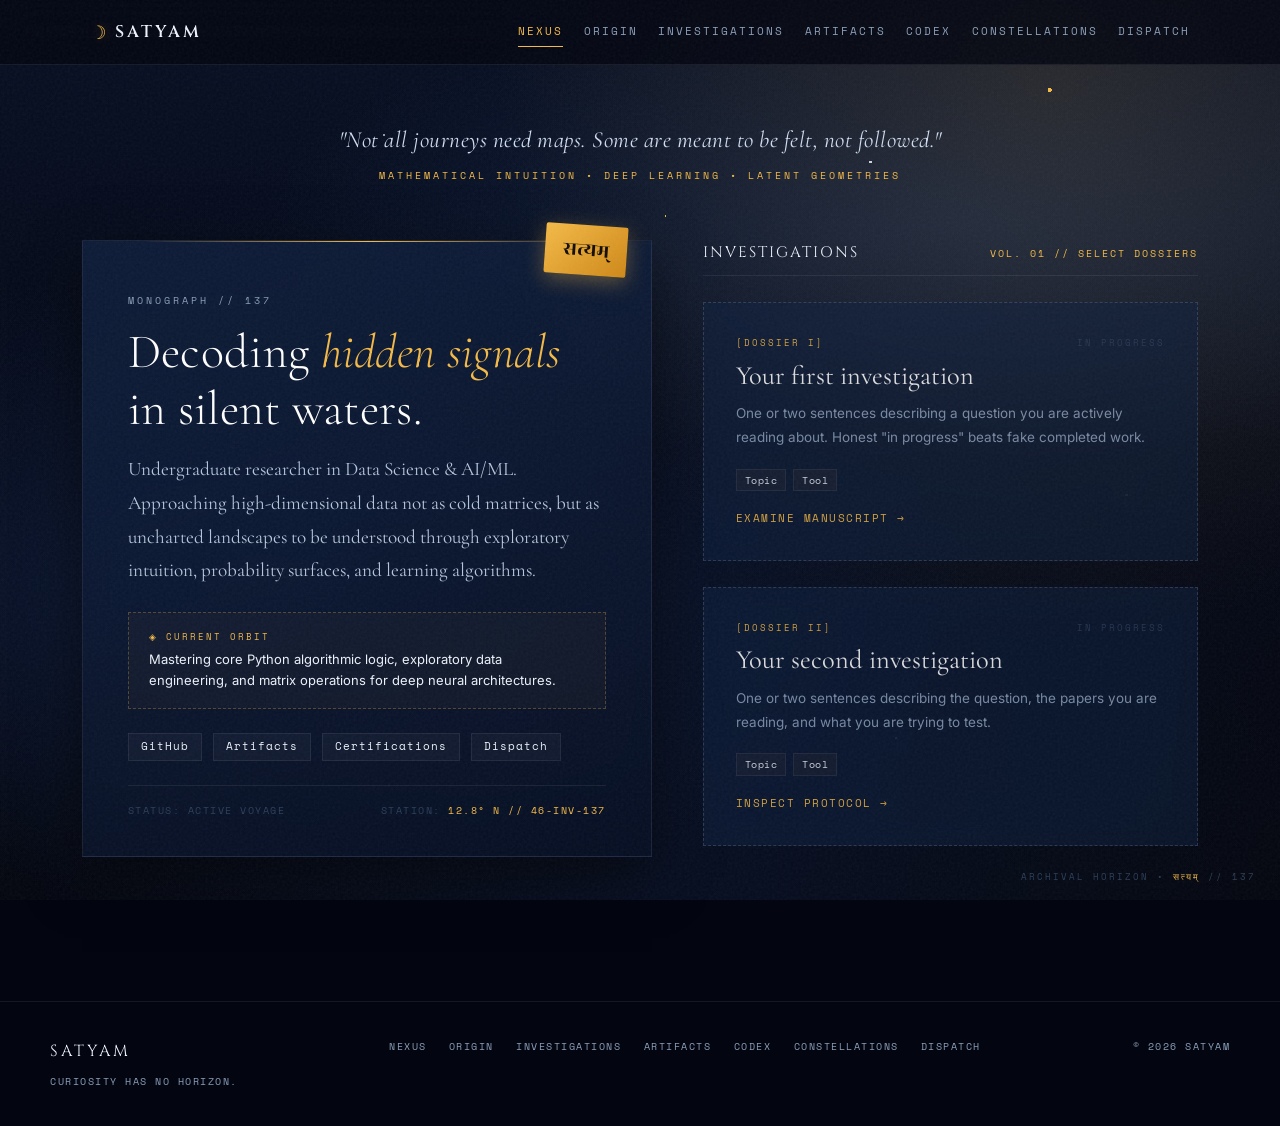
<file: index.html>
<!DOCTYPE html>
<html lang="en">
<head>
<meta charset="UTF-8">
<meta name="viewport" content="width=device-width, initial-scale=1, viewport-fit=cover">
<title>SATYAM — Computational Sanctuary</title>
<meta name="description" content="Undergraduate researcher in Data Science & AI/ML. Approaching high-dimensional data as uncharted landscapes.">
<meta name="theme-color" content="#030611">
<meta property="og:title" content="SATYAM — Computational Sanctuary">
<meta property="og:description" content="Mathematical Intuition · Deep Learning · Latent Geometries">
<meta property="og:type" content="website">
<link rel="icon" href="data:image/svg+xml,%3Csvg xmlns='http://www.w3.org/2000/svg' viewBox='0 0 32 32'%3E%3Crect width='32' height='32' rx='6' fill='%23030611'/%3E%3Cpath d='M22 9a8 8 0 1 0 0 14 6 6 0 1 1 0-14z' fill='%23f4ba47'/%3E%3C/svg%3E">
<link rel="stylesheet" href="assets/style.css">
</head>
<body>
<a class="skip" href="#main">Skip to content</a>
<div class="celestial-overlay" aria-hidden="true"></div>

<header class="site-nav">
  <div class="nav-inner">
    <a href="index.html" class="brand" aria-label="SATYAM — home">
      <span class="brand-crescent" aria-hidden="true">&#9789;</span>
      <span class="brand-title">SATYAM</span>
    </a>
    <nav class="nav-links" id="navLinks" aria-label="Primary">
      <a href="index.html" class="is-active">Nexus</a>
      <a href="origin.html">Origin</a>
      <a href="investigations.html">Investigations</a>
      <a href="artifacts.html">Artifacts</a>
      <a href="codex.html">Codex</a>
      <a href="constellations.html">Constellations</a>
      <a href="dispatch.html">Dispatch</a>
    </nav>
    <button class="menu-btn" id="menuBtn" type="button" aria-expanded="false" aria-controls="navLinks">
      <span class="sr-only">Menu</span>☰
    </button>
  </div>
</header>

<main id="main">
  <div class="canvas-frame">

    <div class="epilogue-strip reveal">
      <div class="epilogue-quote">"Not all journeys need maps. Some are meant to be felt, not followed."</div>
      <div class="epilogue-sub">Mathematical Intuition &bull; Deep Learning &bull; Latent Geometries</div>
    </div>

    <div class="stage-grid">

      <div class="sanctuary-column">
        <div class="sanctuary-card reveal">
          <div class="leaf-token" lang="sa">सत्यम्</div>
          <div class="section-label">MONOGRAPH // 137</div>
          <h1>Decoding <em>hidden signals</em> in silent waters.</h1>
          <p class="sanctuary-bio">
            Undergraduate researcher in Data Science &amp; AI/ML.
            Approaching high-dimensional data not as cold matrices, but as
            uncharted landscapes to be understood through exploratory
            intuition, probability surfaces, and learning algorithms.
          </p>

          <div class="orbit-box">
            <div class="orbit-tag">&#9672; Current Orbit</div>
            <div class="orbit-text">
              Mastering core Python algorithmic logic, exploratory data
              engineering, and matrix operations for deep neural
              architectures.
            </div>
          </div>

          <!-- TODO: Update these hub links -->
          <div class="hub-strip">
            <a href="https://github.com/satyam46inv137" target="_blank" rel="noopener" class="hub-btn">GitHub</a>
            <a href="artifacts.html" class="hub-btn">Artifacts</a>
            <a href="constellations.html" class="hub-btn">Certifications</a>
            <a href="dispatch.html" class="hub-btn">Dispatch</a>
          </div>

          <div class="sanctuary-footer">
            <div>STATUS: ACTIVE VOYAGE</div>
            <div>STATION: <span>12.8&deg; N // 46-INV-137</span></div>
          </div>
        </div>
      </div>

      <!-- ============================================================
           DOSSIER STREAM
           TODO: Replace these two with real work-in-progress items.
           Full templates live in artifacts.html / investigations.html
           ============================================================ -->
      <div class="stream-column reveal">
        <div class="stream-index-bar">
          <div class="stream-title">INVESTIGATIONS</div>
          <div class="stream-meta">VOL. 01 // SELECT DOSSIERS</div>
        </div>

        <article class="dossier-card is-placeholder">
          <div class="dossier-top">
            <span>[DOSSIER I]</span>
            <span>IN PROGRESS</span>
          </div>
          <div class="dossier-heading">Your first investigation</div>
          <p class="dossier-body">
            One or two sentences describing a question you are actively
            reading about. Honest "in progress" beats fake completed work.
          </p>
          <div class="tag-list">
            <span class="tag-node">Topic</span>
            <span class="tag-node">Tool</span>
          </div>
          <a href="investigations.html" class="dossier-link">Examine Manuscript &rarr;</a>
        </article>

        <article class="dossier-card is-placeholder">
          <div class="dossier-top">
            <span>[DOSSIER II]</span>
            <span>IN PROGRESS</span>
          </div>
          <div class="dossier-heading">Your second investigation</div>
          <p class="dossier-body">
            One or two sentences describing the question, the papers you
            are reading, and what you are trying to test.
          </p>
          <div class="tag-list">
            <span class="tag-node">Topic</span>
            <span class="tag-node">Tool</span>
          </div>
          <a href="investigations.html" class="dossier-link">Inspect Protocol &rarr;</a>
        </article>
      </div>

    </div>

  </div>
</main>

<footer class="site-footer">
  <div class="footer-grid">
    <div>
      <div style="font-family:var(--font-display);font-size:1rem;letter-spacing:3px;color:var(--starlight-pure);">SATYAM</div>
      <p class="meta" style="margin-top:.5rem">Curiosity has no horizon.</p>
    </div>
    <nav class="footer-links" aria-label="Footer">
      <a href="index.html">Nexus</a>
      <a href="origin.html">Origin</a>
      <a href="investigations.html">Investigations</a>
      <a href="artifacts.html">Artifacts</a>
      <a href="codex.html">Codex</a>
      <a href="constellations.html">Constellations</a>
      <a href="dispatch.html">Dispatch</a>
    </nav>
    <p class="meta">&copy; <span data-year>2026</span> Satyam</p>
  </div>
</footer>

<div class="ambient-watermark" aria-hidden="true">ARCHIVAL HORIZON &bull; <span>सत्यम्</span> // 137</div>
<script src="assets/app.js" defer></script>
</body>
</html>
</file>
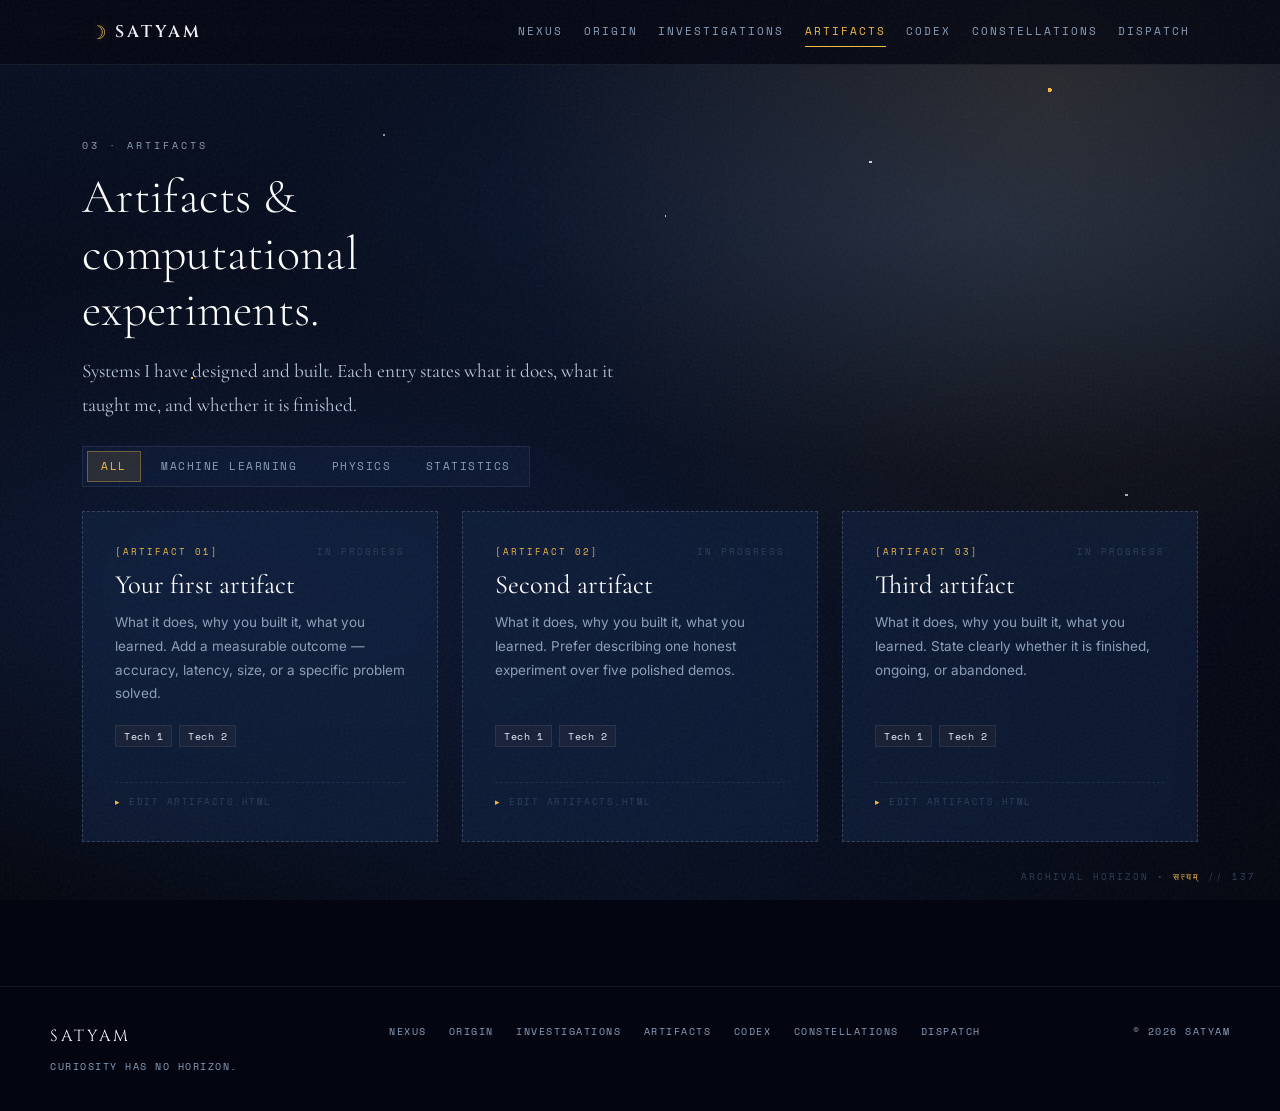
<file: artifacts.html>
<!DOCTYPE html>
<html lang="en">
<head>
<meta charset="UTF-8">
<meta name="viewport" content="width=device-width, initial-scale=1, viewport-fit=cover">
<title>Artifacts — SATYAM</title>
<meta name="description" content="Projects and computational artifacts.">
<meta name="theme-color" content="#030611">
<link rel="icon" href="data:image/svg+xml,%3Csvg xmlns='http://www.w3.org/2000/svg' viewBox='0 0 32 32'%3E%3Crect width='32' height='32' rx='6' fill='%23030611'/%3E%3Cpath d='M22 9a8 8 0 1 0 0 14 6 6 0 1 1 0-14z' fill='%23f4ba47'/%3E%3C/svg%3E">
<link rel="stylesheet" href="assets/style.css">
</head>
<body>
<a class="skip" href="#main">Skip to content</a>
<div class="celestial-overlay" aria-hidden="true"></div>

<header class="site-nav">
  <div class="nav-inner">
    <a href="index.html" class="brand"><span class="brand-crescent" aria-hidden="true">&#9789;</span><span class="brand-title">SATYAM</span></a>
    <nav class="nav-links" id="navLinks" aria-label="Primary">
      <a href="index.html">Nexus</a>
      <a href="origin.html">Origin</a>
      <a href="investigations.html">Investigations</a>
      <a href="artifacts.html" class="is-active">Artifacts</a>
      <a href="codex.html">Codex</a>
      <a href="constellations.html">Constellations</a>
      <a href="dispatch.html">Dispatch</a>
    </nav>
    <button class="menu-btn" id="menuBtn" type="button" aria-expanded="false" aria-controls="navLinks"><span class="sr-only">Menu</span>☰</button>
  </div>
</header>

<main id="main">
  <div class="page-head">
    <div class="section-label">03 · Artifacts</div>
    <h1>Artifacts &amp; computational experiments.</h1>
    <p class="lede">
      Systems I have designed and built. Each entry states what it does,
      what it taught me, and whether it is finished.
    </p>
  </div>

  <div class="canvas-frame" style="padding-top:0">

    <div class="filter-bar reveal" role="toolbar" aria-label="Project filter">
      <button class="filter-btn is-on" data-filter="all" type="button">All</button>
      <button class="filter-btn" data-filter="ml" type="button">Machine learning</button>
      <button class="filter-btn" data-filter="physics" type="button">Physics</button>
      <button class="filter-btn" data-filter="stats" type="button">Statistics</button>
    </div>

    <!-- ============================================================
         PROJECT GRID
         TODO: Replace each placeholder with a real artifact.
         data-category must be space-separated: "ml physics"
         ============================================================ -->
    <div class="dossier-grid">

      <article class="dossier-card is-placeholder reveal" data-category="ml">
        <div class="dossier-top">
          <span>[ARTIFACT 01]</span>
          <span>IN PROGRESS</span>
        </div>
        <div class="dossier-heading">Your first artifact</div>
        <p class="dossier-body">
          What it does, why you built it, what you learned. Add a measurable
          outcome — accuracy, latency, size, or a specific problem solved.
        </p>
        <div class="tag-list">
          <span class="tag-node">Tech 1</span>
          <span class="tag-node">Tech 2</span>
        </div>
        <p class="placeholder-note">Edit artifacts.html</p>
      </article>

      <article class="dossier-card is-placeholder reveal" data-category="physics">
        <div class="dossier-top">
          <span>[ARTIFACT 02]</span>
          <span>IN PROGRESS</span>
        </div>
        <div class="dossier-heading">Second artifact</div>
        <p class="dossier-body">
          What it does, why you built it, what you learned. Prefer describing
          one honest experiment over five polished demos.
        </p>
        <div class="tag-list">
          <span class="tag-node">Tech 1</span>
          <span class="tag-node">Tech 2</span>
        </div>
        <p class="placeholder-note">Edit artifacts.html</p>
      </article>

      <article class="dossier-card is-placeholder reveal" data-category="stats">
        <div class="dossier-top">
          <span>[ARTIFACT 03]</span>
          <span>IN PROGRESS</span>
        </div>
        <div class="dossier-heading">Third artifact</div>
        <p class="dossier-body">
          What it does, why you built it, what you learned. State clearly
          whether it is finished, ongoing, or abandoned.
        </p>
        <div class="tag-list">
          <span class="tag-node">Tech 1</span>
          <span class="tag-node">Tech 2</span>
        </div>
        <p class="placeholder-note">Edit artifacts.html</p>
      </article>

      <!--
      ════════════════════════════════════════════════════════════
      REAL ARTIFACT TEMPLATE
      ════════════════════════════════════════════════════════════
      <article class="dossier-card reveal" data-category="ml physics">
        <div class="dossier-top">
          <span>[ARTIFACT 01]</span>
          <span>COMPLETED</span>
        </div>
        <div class="dossier-heading">Real Artifact Title</div>
        <p class="dossier-body">
          What it does, why you built it, what you learned. Include a
          measurable result: "reduced latency from 400ms to 40ms",
          "reached 94% accuracy on X benchmark", "used by N people".
        </p>
        <div class="tag-list">
          <span class="tag-node">Python</span>
          <span class="tag-node">PyTorch</span>
        </div>
        <div style="display:flex;gap:.6rem;flex-wrap:wrap;margin-top:.4rem">
          <a class="btn" href="https://github.com/...">GitHub</a>
          <a class="btn" href="#">Demo</a>
        </div>
      </article>
      -->

    </div>
  </div>
</main>

<footer class="site-footer">
  <div class="footer-grid">
    <div>
      <div style="font-family:var(--font-display);font-size:1rem;letter-spacing:3px;color:var(--starlight-pure);">SATYAM</div>
      <p class="meta" style="margin-top:.5rem">Curiosity has no horizon.</p>
    </div>
    <nav class="footer-links" aria-label="Footer">
      <a href="index.html">Nexus</a>
      <a href="origin.html">Origin</a>
      <a href="investigations.html">Investigations</a>
      <a href="artifacts.html">Artifacts</a>
      <a href="codex.html">Codex</a>
      <a href="constellations.html">Constellations</a>
      <a href="dispatch.html">Dispatch</a>
    </nav>
    <p class="meta">&copy; <span data-year>2026</span> Satyam</p>
  </div>
</footer>

<div class="ambient-watermark" aria-hidden="true">ARCHIVAL HORIZON &bull; <span>सत्यम्</span> // 137</div>
<script src="assets/app.js" defer></script>
</body>
</html>
</file>
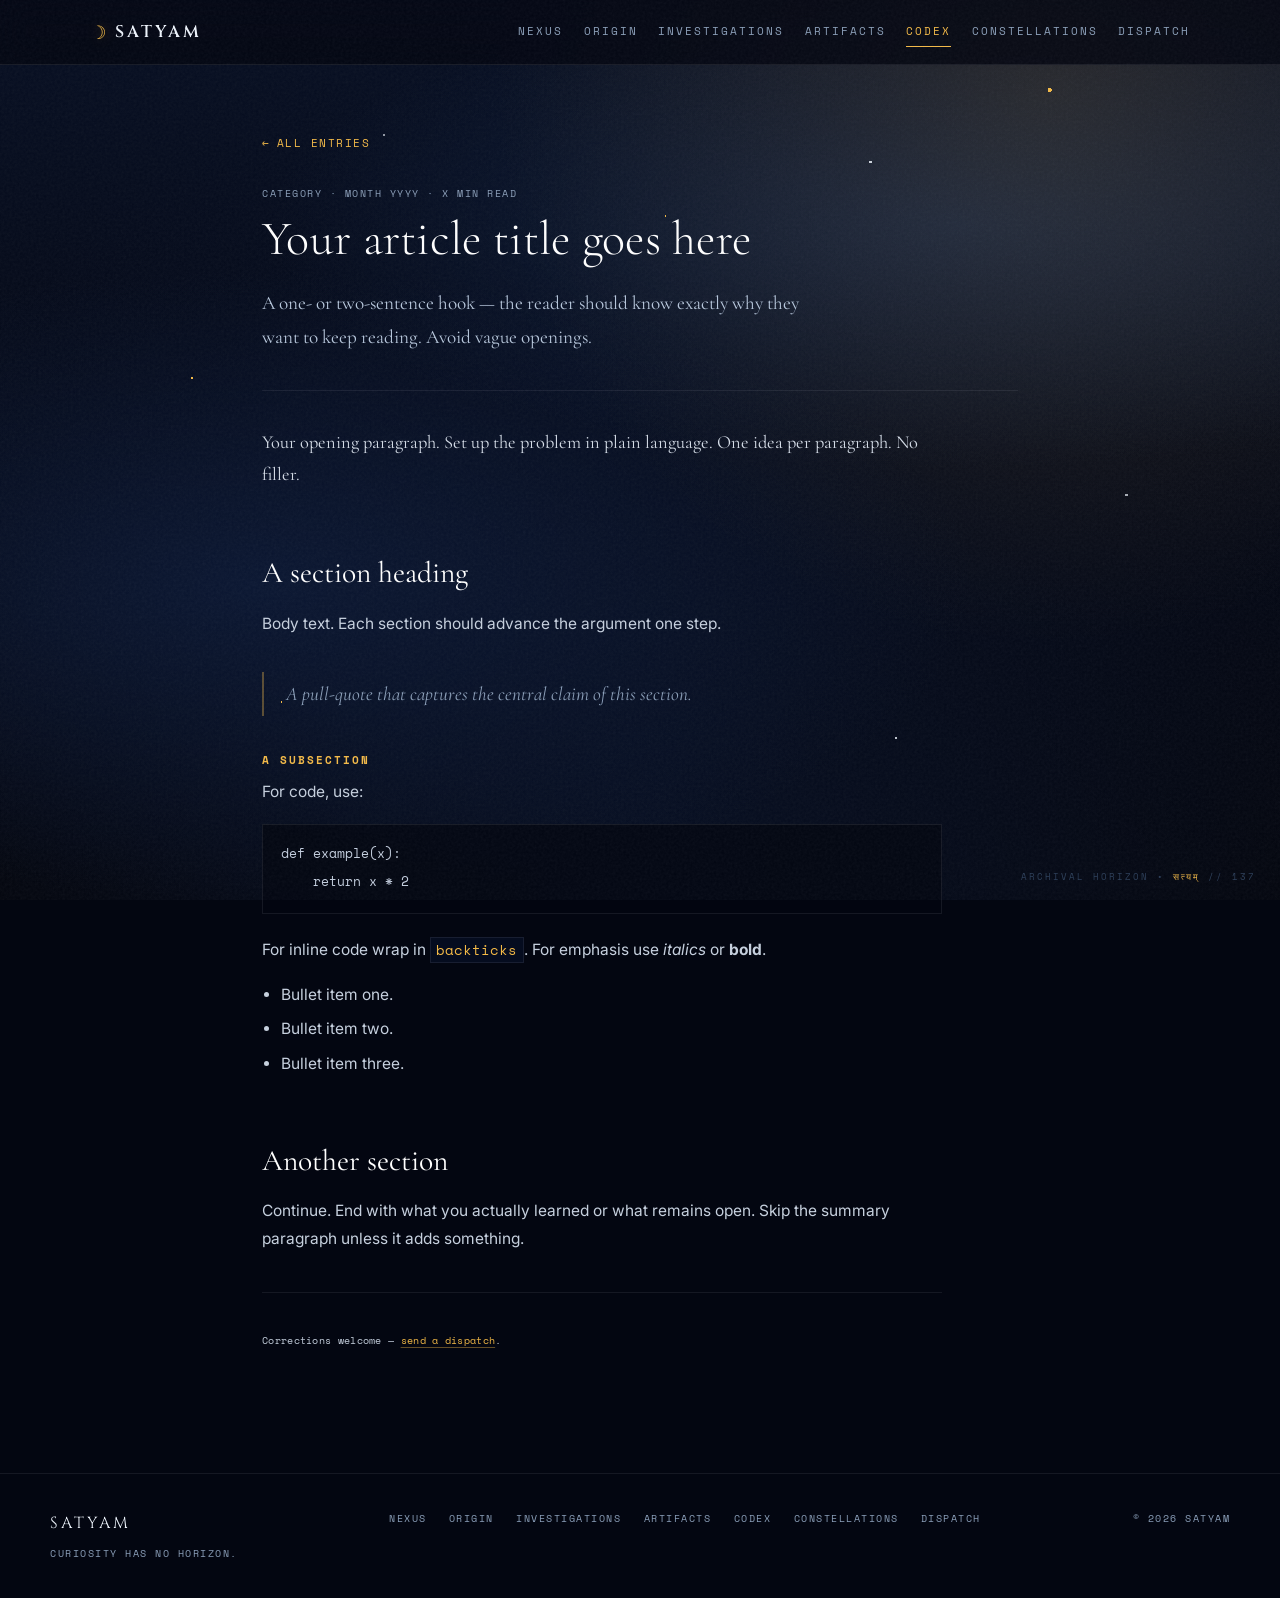
<file: codex-post.html>
<!DOCTYPE html>
<html lang="en">
<head>
<meta charset="UTF-8">
<meta name="viewport" content="width=device-width, initial-scale=1, viewport-fit=cover">
<title>Article template — SATYAM</title>
<meta name="description" content="Template for a SATYAM codex entry.">
<meta name="theme-color" content="#030611">
<link rel="icon" href="data:image/svg+xml,%3Csvg xmlns='http://www.w3.org/2000/svg' viewBox='0 0 32 32'%3E%3Crect width='32' height='32' rx='6' fill='%23030611'/%3E%3Cpath d='M22 9a8 8 0 1 0 0 14 6 6 0 1 1 0-14z' fill='%23f4ba47'/%3E%3C/svg%3E">
<link rel="stylesheet" href="assets/style.css">
</head>
<body>
<a class="skip" href="#main">Skip to content</a>
<div class="celestial-overlay" aria-hidden="true"></div>

<header class="site-nav">
  <div class="nav-inner">
    <a href="index.html" class="brand"><span class="brand-crescent" aria-hidden="true">&#9789;</span><span class="brand-title">SATYAM</span></a>
    <nav class="nav-links" id="navLinks" aria-label="Primary">
      <a href="index.html">Nexus</a>
      <a href="origin.html">Origin</a>
      <a href="investigations.html">Investigations</a>
      <a href="artifacts.html">Artifacts</a>
      <a href="codex.html" class="is-active">Codex</a>
      <a href="constellations.html">Constellations</a>
      <a href="dispatch.html">Dispatch</a>
    </nav>
    <button class="menu-btn" id="menuBtn" type="button" aria-expanded="false" aria-controls="navLinks"><span class="sr-only">Menu</span>☰</button>
  </div>
</header>

<main id="main">

  <!-- ============================================================
       ARTICLE HEAD
       Copy this file as codex-post-your-topic.html, then:
       1. Update <title>, meta description, og tags
       2. Change the category, date, read time
       3. Change the H1
       4. Change the lede
       5. Replace the prose body
       ============================================================ -->
  <article>
    <header class="article-head">
      <a class="link-arrow" href="codex.html" style="margin-bottom:1rem">
        <span aria-hidden="true">&larr;</span> All entries
      </a>
      <p class="meta" style="margin-top:1rem">Category &middot; Month YYYY &middot; X min read</p>
      <h1 style="margin-top:.6rem">Your article title goes here</h1>
      <p class="lede" style="margin-top:1.2rem">
        A one- or two-sentence hook — the reader should know exactly why
        they want to keep reading. Avoid vague openings.
      </p>
    </header>

    <div style="max-width:820px;margin:0 auto;padding:0 clamp(1.25rem,4vw,2rem) var(--s6)">
      <hr class="rule" style="margin-bottom:var(--s5)">
      <div class="prose reveal">
        <p>
          Your opening paragraph. Set up the problem in plain language.
          One idea per paragraph. No filler.
        </p>

        <h2>A section heading</h2>
        <p>Body text. Each section should advance the argument one step.</p>

        <blockquote>
          A pull-quote that captures the central claim of this section.
        </blockquote>

        <h3>A subsection</h3>
        <p>For code, use:</p>
        <pre><code>def example(x):
    return x * 2</code></pre>
        <p>
          For inline code wrap in <code>backticks</code>. For emphasis use
          <em>italics</em> or <strong>bold</strong>.
        </p>

        <ul>
          <li>Bullet item one.</li>
          <li>Bullet item two.</li>
          <li>Bullet item three.</li>
        </ul>

        <h2>Another section</h2>
        <p>
          Continue. End with what you actually learned or what remains
          open. Skip the summary paragraph unless it adds something.
        </p>

        <hr>
        <p class="meta" style="text-transform:none;letter-spacing:.03em">
          Corrections welcome — <a href="dispatch.html">send a dispatch</a>.
        </p>
      </div>
    </div>
  </article>

</main>

<footer class="site-footer">
  <div class="footer-grid">
    <div>
      <div style="font-family:var(--font-display);font-size:1rem;letter-spacing:3px;color:var(--starlight-pure);">SATYAM</div>
      <p class="meta" style="margin-top:.5rem">Curiosity has no horizon.</p>
    </div>
    <nav class="footer-links" aria-label="Footer">
      <a href="index.html">Nexus</a>
      <a href="origin.html">Origin</a>
      <a href="investigations.html">Investigations</a>
      <a href="artifacts.html">Artifacts</a>
      <a href="codex.html">Codex</a>
      <a href="constellations.html">Constellations</a>
      <a href="dispatch.html">Dispatch</a>
    </nav>
    <p class="meta">&copy; <span data-year>2026</span> Satyam</p>
  </div>
</footer>

<div class="ambient-watermark" aria-hidden="true">ARCHIVAL HORIZON &bull; <span>सत्यम्</span> // 137</div>
<script src="assets/app.js" defer></script>
</body>
</html>
</file>
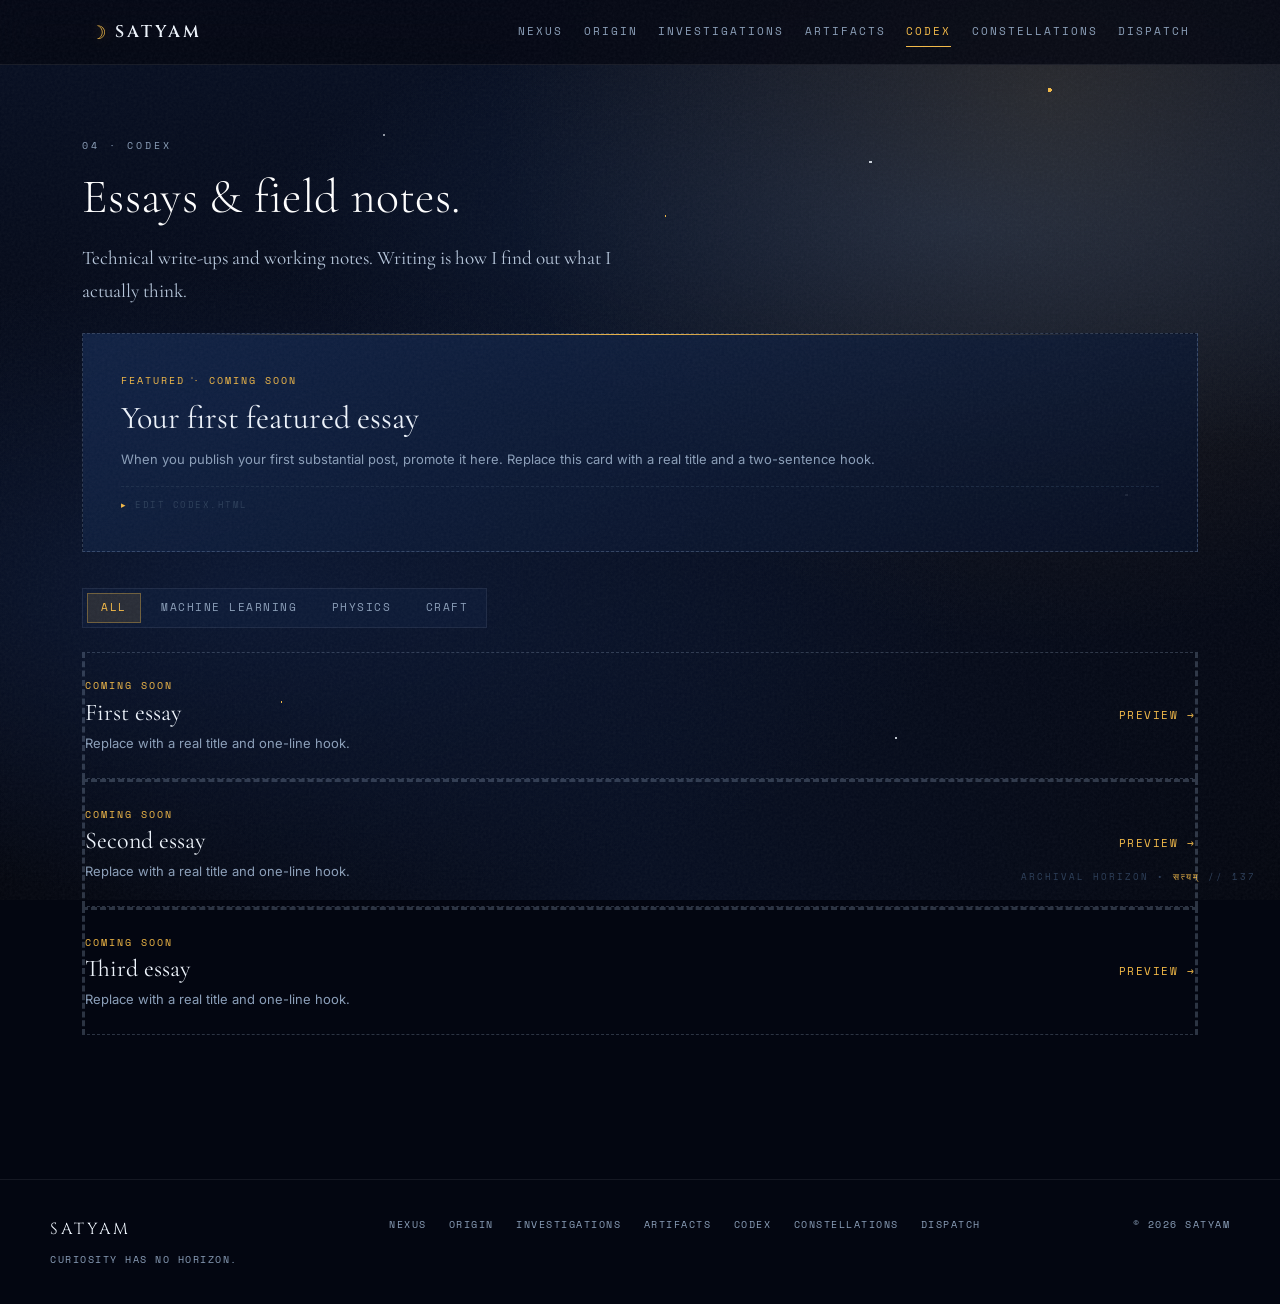
<file: codex.html>
<!DOCTYPE html>
<html lang="en">
<head>
<meta charset="UTF-8">
<meta name="viewport" content="width=device-width, initial-scale=1, viewport-fit=cover">
<title>Codex — SATYAM</title>
<meta name="description" content="Essays on computation, physics intuition and the practice of learning.">
<meta name="theme-color" content="#030611">
<link rel="icon" href="data:image/svg+xml,%3Csvg xmlns='http://www.w3.org/2000/svg' viewBox='0 0 32 32'%3E%3Crect width='32' height='32' rx='6' fill='%23030611'/%3E%3Cpath d='M22 9a8 8 0 1 0 0 14 6 6 0 1 1 0-14z' fill='%23f4ba47'/%3E%3C/svg%3E">
<link rel="stylesheet" href="assets/style.css">
</head>
<body>
<a class="skip" href="#main">Skip to content</a>
<div class="celestial-overlay" aria-hidden="true"></div>

<header class="site-nav">
  <div class="nav-inner">
    <a href="index.html" class="brand"><span class="brand-crescent" aria-hidden="true">&#9789;</span><span class="brand-title">SATYAM</span></a>
    <nav class="nav-links" id="navLinks" aria-label="Primary">
      <a href="index.html">Nexus</a>
      <a href="origin.html">Origin</a>
      <a href="investigations.html">Investigations</a>
      <a href="artifacts.html">Artifacts</a>
      <a href="codex.html" class="is-active">Codex</a>
      <a href="constellations.html">Constellations</a>
      <a href="dispatch.html">Dispatch</a>
    </nav>
    <button class="menu-btn" id="menuBtn" type="button" aria-expanded="false" aria-controls="navLinks"><span class="sr-only">Menu</span>☰</button>
  </div>
</header>

<main id="main">
  <div class="page-head">
    <div class="section-label">04 · Codex</div>
    <h1>Essays &amp; field notes.</h1>
    <p class="lede">
      Technical write-ups and working notes. Writing is how I find out what
      I actually think.
    </p>
  </div>

  <div class="canvas-frame" style="padding-top:0">

    <!-- ============================================================
         FEATURED POST
         TODO: Replace once you have a real post.
         ============================================================ -->
    <a class="essay-featured is-placeholder reveal" href="codex-post.html">
      <div class="essay-row__meta">Featured &middot; Coming soon</div>
      <div class="essay-row__title">Your first featured essay</div>
      <p class="essay-row__sub">
        When you publish your first substantial post, promote it here.
        Replace this card with a real title and a two-sentence hook.
      </p>
      <div class="placeholder-note">Edit codex.html</div>
    </a>

    <div class="filter-bar reveal" role="toolbar" aria-label="Post filter">
      <button class="filter-btn is-on" data-topic-filter="all" type="button">All</button>
      <button class="filter-btn" data-topic-filter="ml" type="button">Machine learning</button>
      <button class="filter-btn" data-topic-filter="physics" type="button">Physics</button>
      <button class="filter-btn" data-topic-filter="craft" type="button">Craft</button>
    </div>

    <div>
      <!-- ============================================================
           POST ROWS
           TODO: Replace with real posts. Each should link to its own
           page — copy codex-post.html as the starting template.
           ============================================================ -->
      <a class="essay-row is-placeholder reveal" href="codex-post.html" data-topic="ml">
        <div class="essay-row__main">
          <div class="essay-row__meta">Coming soon</div>
          <div class="essay-row__title">First essay</div>
          <div class="essay-row__sub">Replace with a real title and one-line hook.</div>
        </div>
        <span class="link-arrow">Preview &rarr;</span>
      </a>

      <a class="essay-row is-placeholder reveal" href="codex-post.html" data-topic="physics">
        <div class="essay-row__main">
          <div class="essay-row__meta">Coming soon</div>
          <div class="essay-row__title">Second essay</div>
          <div class="essay-row__sub">Replace with a real title and one-line hook.</div>
        </div>
        <span class="link-arrow">Preview &rarr;</span>
      </a>

      <a class="essay-row is-placeholder reveal" href="codex-post.html" data-topic="craft">
        <div class="essay-row__main">
          <div class="essay-row__meta">Coming soon</div>
          <div class="essay-row__title">Third essay</div>
          <div class="essay-row__sub">Replace with a real title and one-line hook.</div>
        </div>
        <span class="link-arrow">Preview &rarr;</span>
      </a>
    </div>
  </div>
</main>

<footer class="site-footer">
  <div class="footer-grid">
    <div>
      <div style="font-family:var(--font-display);font-size:1rem;letter-spacing:3px;color:var(--starlight-pure);">SATYAM</div>
      <p class="meta" style="margin-top:.5rem">Curiosity has no horizon.</p>
    </div>
    <nav class="footer-links" aria-label="Footer">
      <a href="index.html">Nexus</a>
      <a href="origin.html">Origin</a>
      <a href="investigations.html">Investigations</a>
      <a href="artifacts.html">Artifacts</a>
      <a href="codex.html">Codex</a>
      <a href="constellations.html">Constellations</a>
      <a href="dispatch.html">Dispatch</a>
    </nav>
    <p class="meta">&copy; <span data-year>2026</span> Satyam</p>
  </div>
</footer>

<div class="ambient-watermark" aria-hidden="true">ARCHIVAL HORIZON &bull; <span>सत्यम्</span> // 137</div>
<script src="assets/app.js" defer></script>
</body>
</html>
</file>
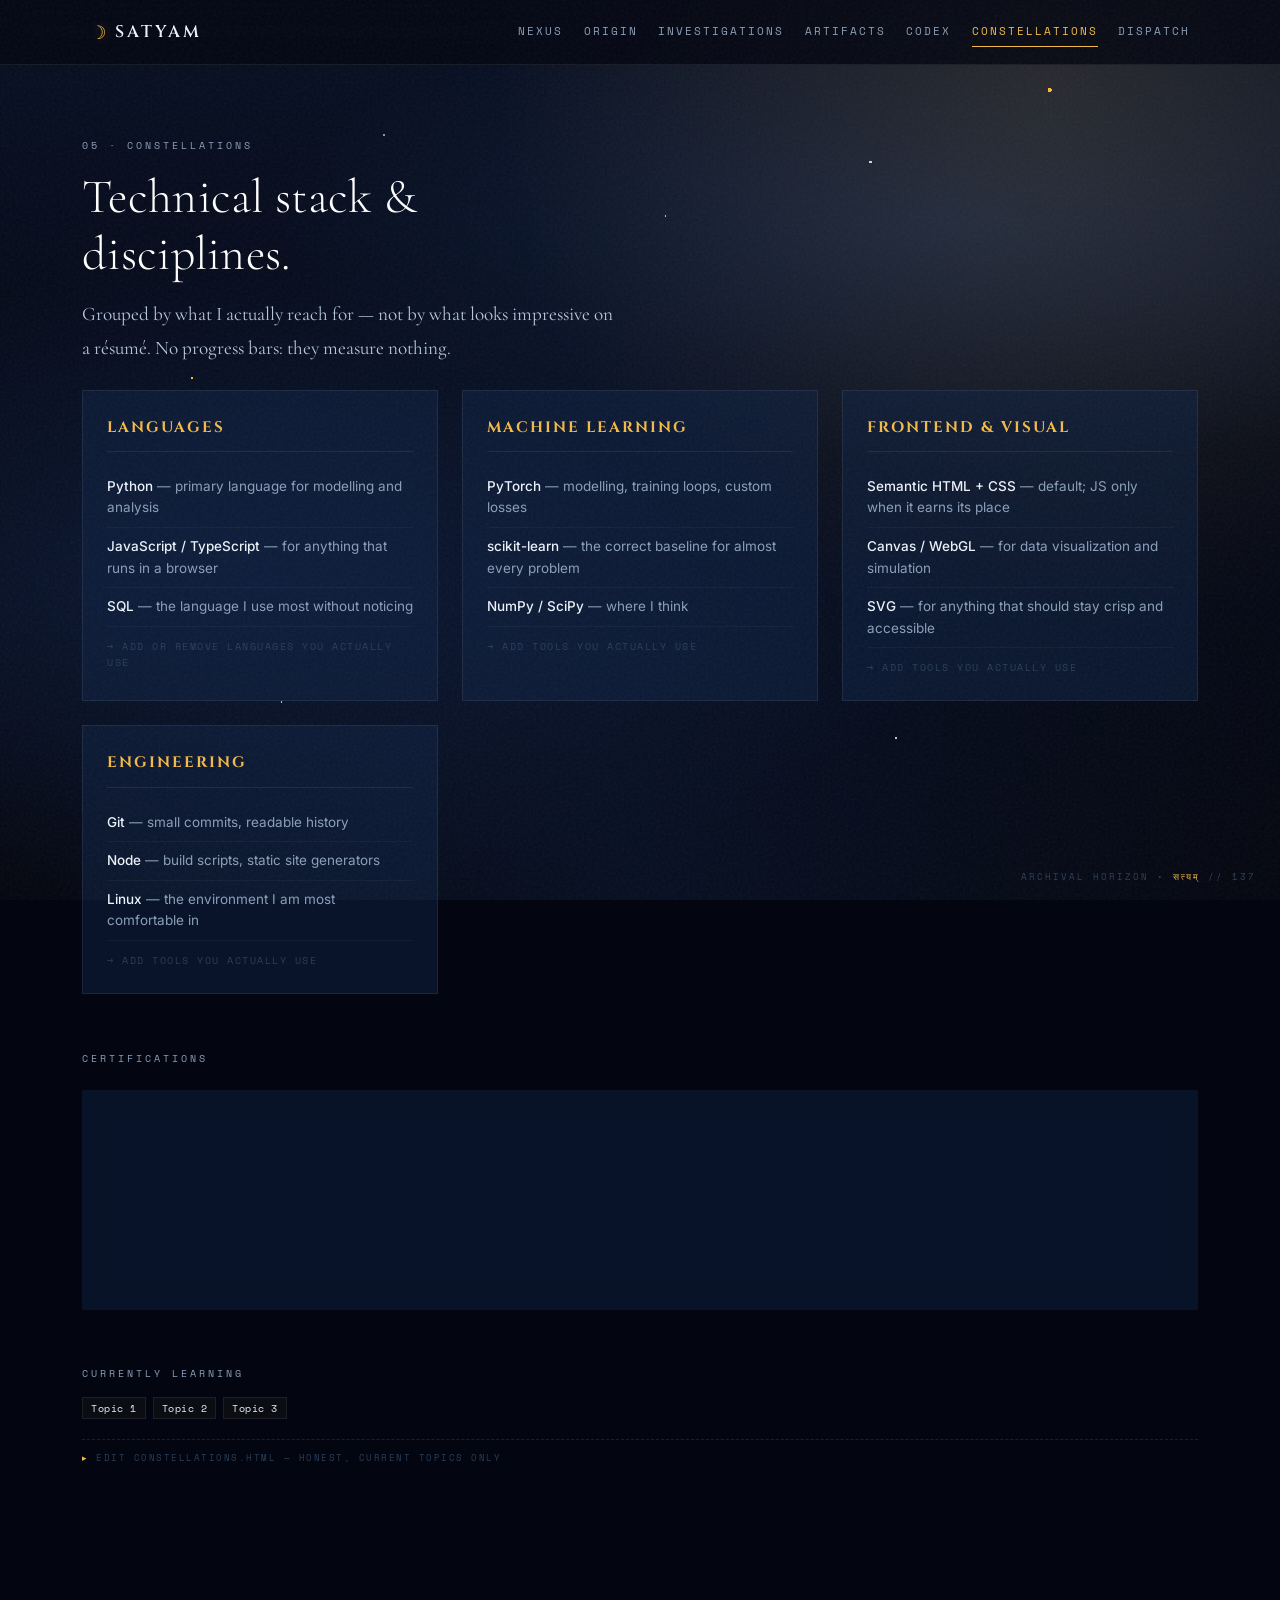
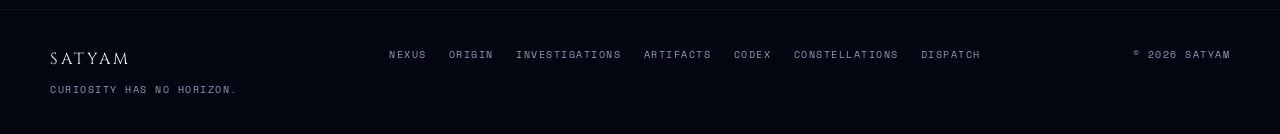
<file: constellations.html>
<!DOCTYPE html>
<html lang="en">
<head>
<meta charset="UTF-8">
<meta name="viewport" content="width=device-width, initial-scale=1, viewport-fit=cover">
<title>Constellations — SATYAM</title>
<meta name="description" content="Languages, tools and technical competencies.">
<meta name="theme-color" content="#030611">
<link rel="icon" href="data:image/svg+xml,%3Csvg xmlns='http://www.w3.org/2000/svg' viewBox='0 0 32 32'%3E%3Crect width='32' height='32' rx='6' fill='%23030611'/%3E%3Cpath d='M22 9a8 8 0 1 0 0 14 6 6 0 1 1 0-14z' fill='%23f4ba47'/%3E%3C/svg%3E">
<link rel="stylesheet" href="assets/style.css">
</head>
<body>
<a class="skip" href="#main">Skip to content</a>
<div class="celestial-overlay" aria-hidden="true"></div>

<header class="site-nav">
  <div class="nav-inner">
    <a href="index.html" class="brand"><span class="brand-crescent" aria-hidden="true">&#9789;</span><span class="brand-title">SATYAM</span></a>
    <nav class="nav-links" id="navLinks" aria-label="Primary">
      <a href="index.html">Nexus</a>
      <a href="origin.html">Origin</a>
      <a href="investigations.html">Investigations</a>
      <a href="artifacts.html">Artifacts</a>
      <a href="codex.html">Codex</a>
      <a href="constellations.html" class="is-active">Constellations</a>
      <a href="dispatch.html">Dispatch</a>
    </nav>
    <button class="menu-btn" id="menuBtn" type="button" aria-expanded="false" aria-controls="navLinks"><span class="sr-only">Menu</span>☰</button>
  </div>
</header>

<main id="main">
  <div class="page-head">
    <div class="section-label">05 · Constellations</div>
    <h1>Technical stack &amp; disciplines.</h1>
    <p class="lede">
      Grouped by what I actually reach for — not by what looks impressive on
      a résumé. No progress bars: they measure nothing.
    </p>
  </div>

  <div class="canvas-frame" style="padding-top:0">

    <!-- TODO: Replace each bullet with real tools and real ordering.
         Drop anything you do not actually use. -->
    <div class="skill-categories">

      <div class="skill-category reveal">
        <h3>Languages</h3>
        <ul class="skill-list">
          <li><strong>Python</strong> — primary language for modelling and analysis</li>
          <li><strong>JavaScript / TypeScript</strong> — for anything that runs in a browser</li>
          <li><strong>SQL</strong> — the language I use most without noticing</li>
          <li style="font-family:var(--font-mono);font-size:10px;letter-spacing:1.5px;color:var(--starlight-ghost);text-transform:uppercase;border:0;padding-top:.75rem">&rarr; Add or remove languages you actually use</li>
        </ul>
      </div>

      <div class="skill-category reveal">
        <h3>Machine Learning</h3>
        <ul class="skill-list">
          <li><strong>PyTorch</strong> — modelling, training loops, custom losses</li>
          <li><strong>scikit-learn</strong> — the correct baseline for almost every problem</li>
          <li><strong>NumPy / SciPy</strong> — where I think</li>
          <li style="font-family:var(--font-mono);font-size:10px;letter-spacing:1.5px;color:var(--starlight-ghost);text-transform:uppercase;border:0;padding-top:.75rem">&rarr; Add tools you actually use</li>
        </ul>
      </div>

      <div class="skill-category reveal">
        <h3>Frontend &amp; Visual</h3>
        <ul class="skill-list">
          <li><strong>Semantic HTML + CSS</strong> — default; JS only when it earns its place</li>
          <li><strong>Canvas / WebGL</strong> — for data visualization and simulation</li>
          <li><strong>SVG</strong> — for anything that should stay crisp and accessible</li>
          <li style="font-family:var(--font-mono);font-size:10px;letter-spacing:1.5px;color:var(--starlight-ghost);text-transform:uppercase;border:0;padding-top:.75rem">&rarr; Add tools you actually use</li>
        </ul>
      </div>

      <div class="skill-category reveal">
        <h3>Engineering</h3>
        <ul class="skill-list">
          <li><strong>Git</strong> — small commits, readable history</li>
          <li><strong>Node</strong> — build scripts, static site generators</li>
          <li><strong>Linux</strong> — the environment I am most comfortable in</li>
          <li style="font-family:var(--font-mono);font-size:10px;letter-spacing:1.5px;color:var(--starlight-ghost);text-transform:uppercase;border:0;padding-top:.75rem">&rarr; Add tools you actually use</li>
        </ul>
      </div>

    </div>

    <!-- ============================================================
         CERTIFICATIONS
         TODO: If you have real certifications, list them here.
         Otherwise, delete this block.
         ============================================================ -->
    <div style="margin-top:var(--s6)" class="reveal">
      <div class="section-label" style="margin-bottom:var(--s4)">Certifications</div>
      <div class="dossier-card is-placeholder">
        <div class="dossier-top">
          <span>[IN PROGRESS]</span>
          <span>PLACEHOLDER</span>
        </div>
        <div class="dossier-heading">Your certifications will appear here</div>
        <p class="dossier-body">
          When you complete a course or certification worth listing, add it
          here with issuer, date, and a link to verify. Skip anything you
          cannot point to. Empty beats fake.
        </p>
        <p class="placeholder-note">Edit constellations.html</p>
      </div>
    </div>

    <div style="margin-top:var(--s6)" class="reveal">
      <div class="section-label" style="margin-bottom:var(--s3)">Currently Learning</div>
      <div class="tag-list">
        <span class="tag-node">Topic 1</span>
        <span class="tag-node">Topic 2</span>
        <span class="tag-node">Topic 3</span>
      </div>
      <p class="placeholder-note">Edit constellations.html — honest, current topics only</p>
    </div>

  </div>
</main>

<footer class="site-footer">
  <div class="footer-grid">
    <div>
      <div style="font-family:var(--font-display);font-size:1rem;letter-spacing:3px;color:var(--starlight-pure);">SATYAM</div>
      <p class="meta" style="margin-top:.5rem">Curiosity has no horizon.</p>
    </div>
    <nav class="footer-links" aria-label="Footer">
      <a href="index.html">Nexus</a>
      <a href="origin.html">Origin</a>
      <a href="investigations.html">Investigations</a>
      <a href="artifacts.html">Artifacts</a>
      <a href="codex.html">Codex</a>
      <a href="constellations.html">Constellations</a>
      <a href="dispatch.html">Dispatch</a>
    </nav>
    <p class="meta">&copy; <span data-year>2026</span> Satyam</p>
  </div>
</footer>

<div class="ambient-watermark" aria-hidden="true">ARCHIVAL HORIZON &bull; <span>सत्यम्</span> // 137</div>
<script src="assets/app.js" defer></script>
</body>
</html>
</file>
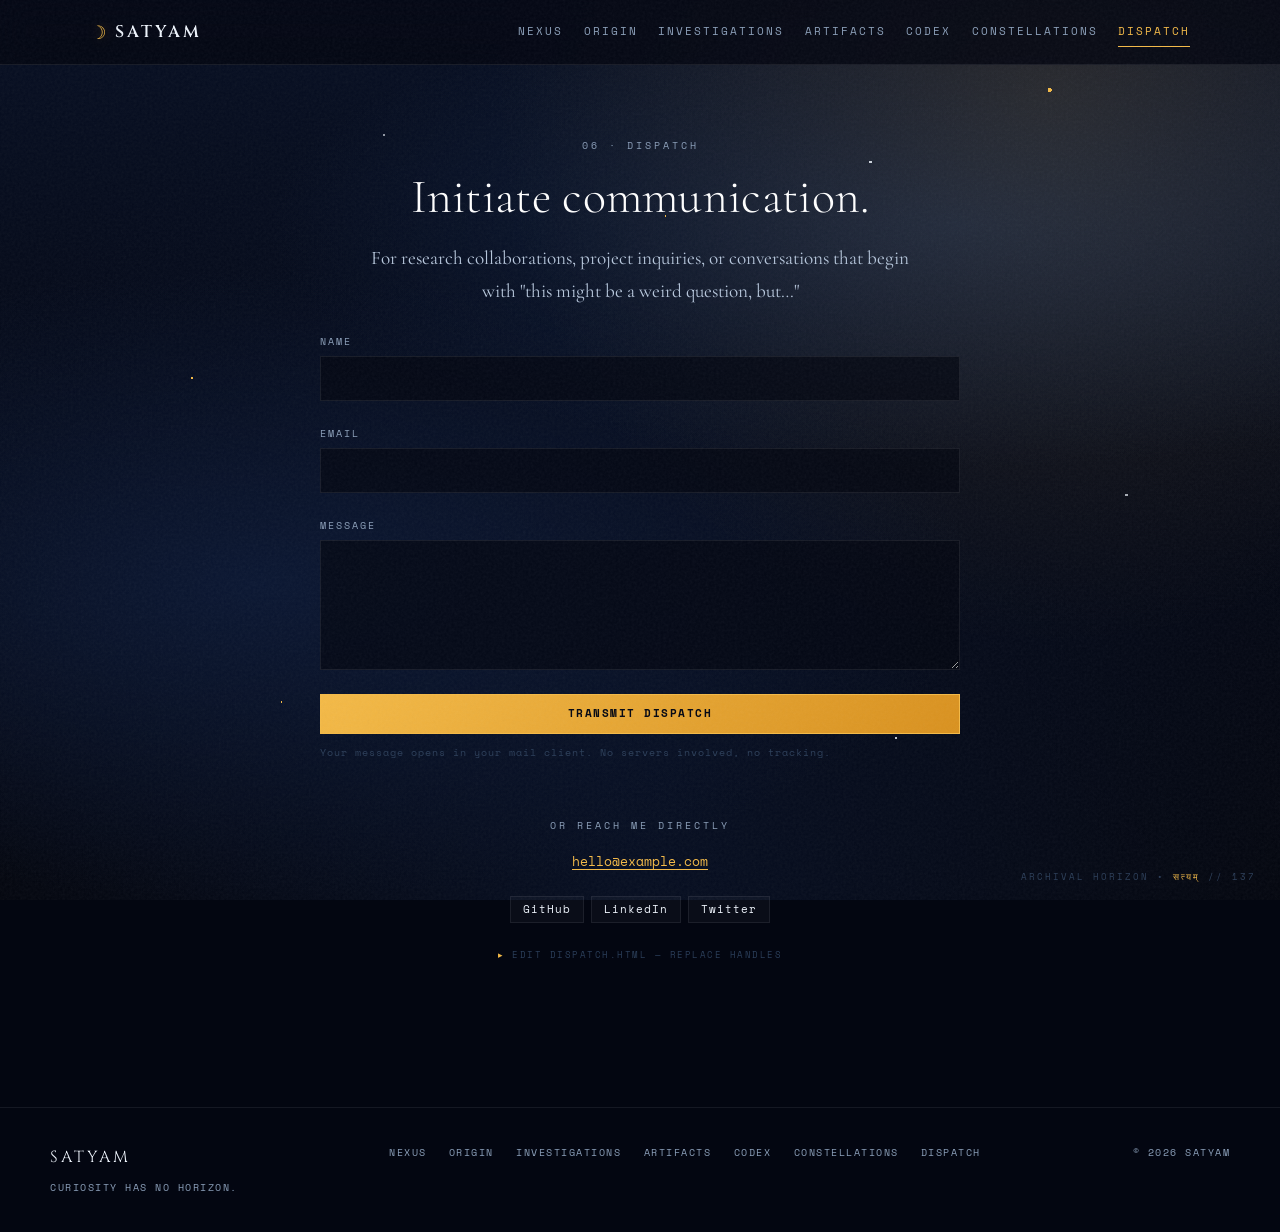
<file: dispatch.html>
<!DOCTYPE html>
<html lang="en">
<head>
<meta charset="UTF-8">
<meta name="viewport" content="width=device-width, initial-scale=1, viewport-fit=cover">
<title>Dispatch — SATYAM</title>
<meta name="description" content="Contact for research collaborations or project inquiries.">
<meta name="theme-color" content="#030611">
<link rel="icon" href="data:image/svg+xml,%3Csvg xmlns='http://www.w3.org/2000/svg' viewBox='0 0 32 32'%3E%3Crect width='32' height='32' rx='6' fill='%23030611'/%3E%3Cpath d='M22 9a8 8 0 1 0 0 14 6 6 0 1 1 0-14z' fill='%23f4ba47'/%3E%3C/svg%3E">
<link rel="stylesheet" href="assets/style.css">
</head>
<body>
<a class="skip" href="#main">Skip to content</a>
<div class="celestial-overlay" aria-hidden="true"></div>

<header class="site-nav">
  <div class="nav-inner">
    <a href="index.html" class="brand"><span class="brand-crescent" aria-hidden="true">&#9789;</span><span class="brand-title">SATYAM</span></a>
    <nav class="nav-links" id="navLinks" aria-label="Primary">
      <a href="index.html">Nexus</a>
      <a href="origin.html">Origin</a>
      <a href="investigations.html">Investigations</a>
      <a href="artifacts.html">Artifacts</a>
      <a href="codex.html">Codex</a>
      <a href="constellations.html">Constellations</a>
      <a href="dispatch.html" class="is-active">Dispatch</a>
    </nav>
    <button class="menu-btn" id="menuBtn" type="button" aria-expanded="false" aria-controls="navLinks"><span class="sr-only">Menu</span>☰</button>
  </div>
</header>

<main id="main">
  <div class="page-head page-head--narrow" style="text-align:center">
    <div class="section-label" style="display:flex;justify-content:center">06 · Dispatch</div>
    <h1 style="margin-inline:auto">Initiate communication.</h1>
    <p class="lede" style="margin-inline:auto">
      For research collaborations, project inquiries, or conversations that
      begin with "this might be a weird question, but…"
    </p>
  </div>

  <div class="canvas-frame" style="padding-top:0">
    <div style="max-width:640px;margin:0 auto">

      <!-- ============================================================
           CONTACT FORM
           TODO: Change email in assets/app.js (search "hello@example.com").
           ============================================================ -->
      <form class="reveal" id="contactForm" novalidate>
        <div class="field">
          <label class="label" for="name">Name</label>
          <input class="input" id="name" name="name" type="text" required autocomplete="name">
        </div>
        <div class="field">
          <label class="label" for="email">Email</label>
          <input class="input" id="email" name="email" type="email" required autocomplete="email">
        </div>
        <div class="field">
          <label class="label" for="message">Message</label>
          <textarea class="textarea" id="message" name="message" required></textarea>
        </div>
        <button class="btn btn--primary" type="submit" style="width:100%;justify-content:center">Transmit dispatch</button>
        <p class="form-note">Your message opens in your mail client. No servers involved, no tracking.</p>
        <div class="form-status" id="formStatus" role="status" aria-live="polite"></div>
      </form>

      <!-- ============================================================
           HANDLES
           TODO: Replace with your real email and social profiles.
           Delete anything you do not have.
           ============================================================ -->
      <div class="reveal" style="margin-top:var(--s6);text-align:center">
        <div class="section-label" style="display:flex;justify-content:center;margin-bottom:var(--s3)">Or reach me directly</div>
        <p style="font-family:var(--font-mono);font-size:13px;color:var(--starlight-pure)">
          <a href="mailto:hello@example.com" style="color:var(--gold-ember);text-decoration:underline;text-underline-offset:3px">hello@example.com</a>
        </p>
        <div class="tag-list" style="justify-content:center;margin-top:var(--s4)">
          <a class="hub-btn" href="https://github.com/satyam46inv137" target="_blank" rel="noopener">GitHub</a>
          <a class="hub-btn" href="#">LinkedIn</a>
          <a class="hub-btn" href="#">Twitter</a>
        </div>
        <p class="placeholder-note" style="margin-top:var(--s4);border:0;padding:0">Edit dispatch.html — replace handles</p>
      </div>

    </div>
  </div>
</main>

<footer class="site-footer">
  <div class="footer-grid">
    <div>
      <div style="font-family:var(--font-display);font-size:1rem;letter-spacing:3px;color:var(--starlight-pure);">SATYAM</div>
      <p class="meta" style="margin-top:.5rem">Curiosity has no horizon.</p>
    </div>
    <nav class="footer-links" aria-label="Footer">
      <a href="index.html">Nexus</a>
      <a href="origin.html">Origin</a>
      <a href="investigations.html">Investigations</a>
      <a href="artifacts.html">Artifacts</a>
      <a href="codex.html">Codex</a>
      <a href="constellations.html">Constellations</a>
      <a href="dispatch.html">Dispatch</a>
    </nav>
    <p class="meta">&copy; <span data-year>2026</span> Satyam</p>
  </div>
</footer>

<div class="ambient-watermark" aria-hidden="true">ARCHIVAL HORIZON &bull; <span>सत्यम्</span> // 137</div>
<script src="assets/app.js" defer></script>
</body>
</html>
</file>
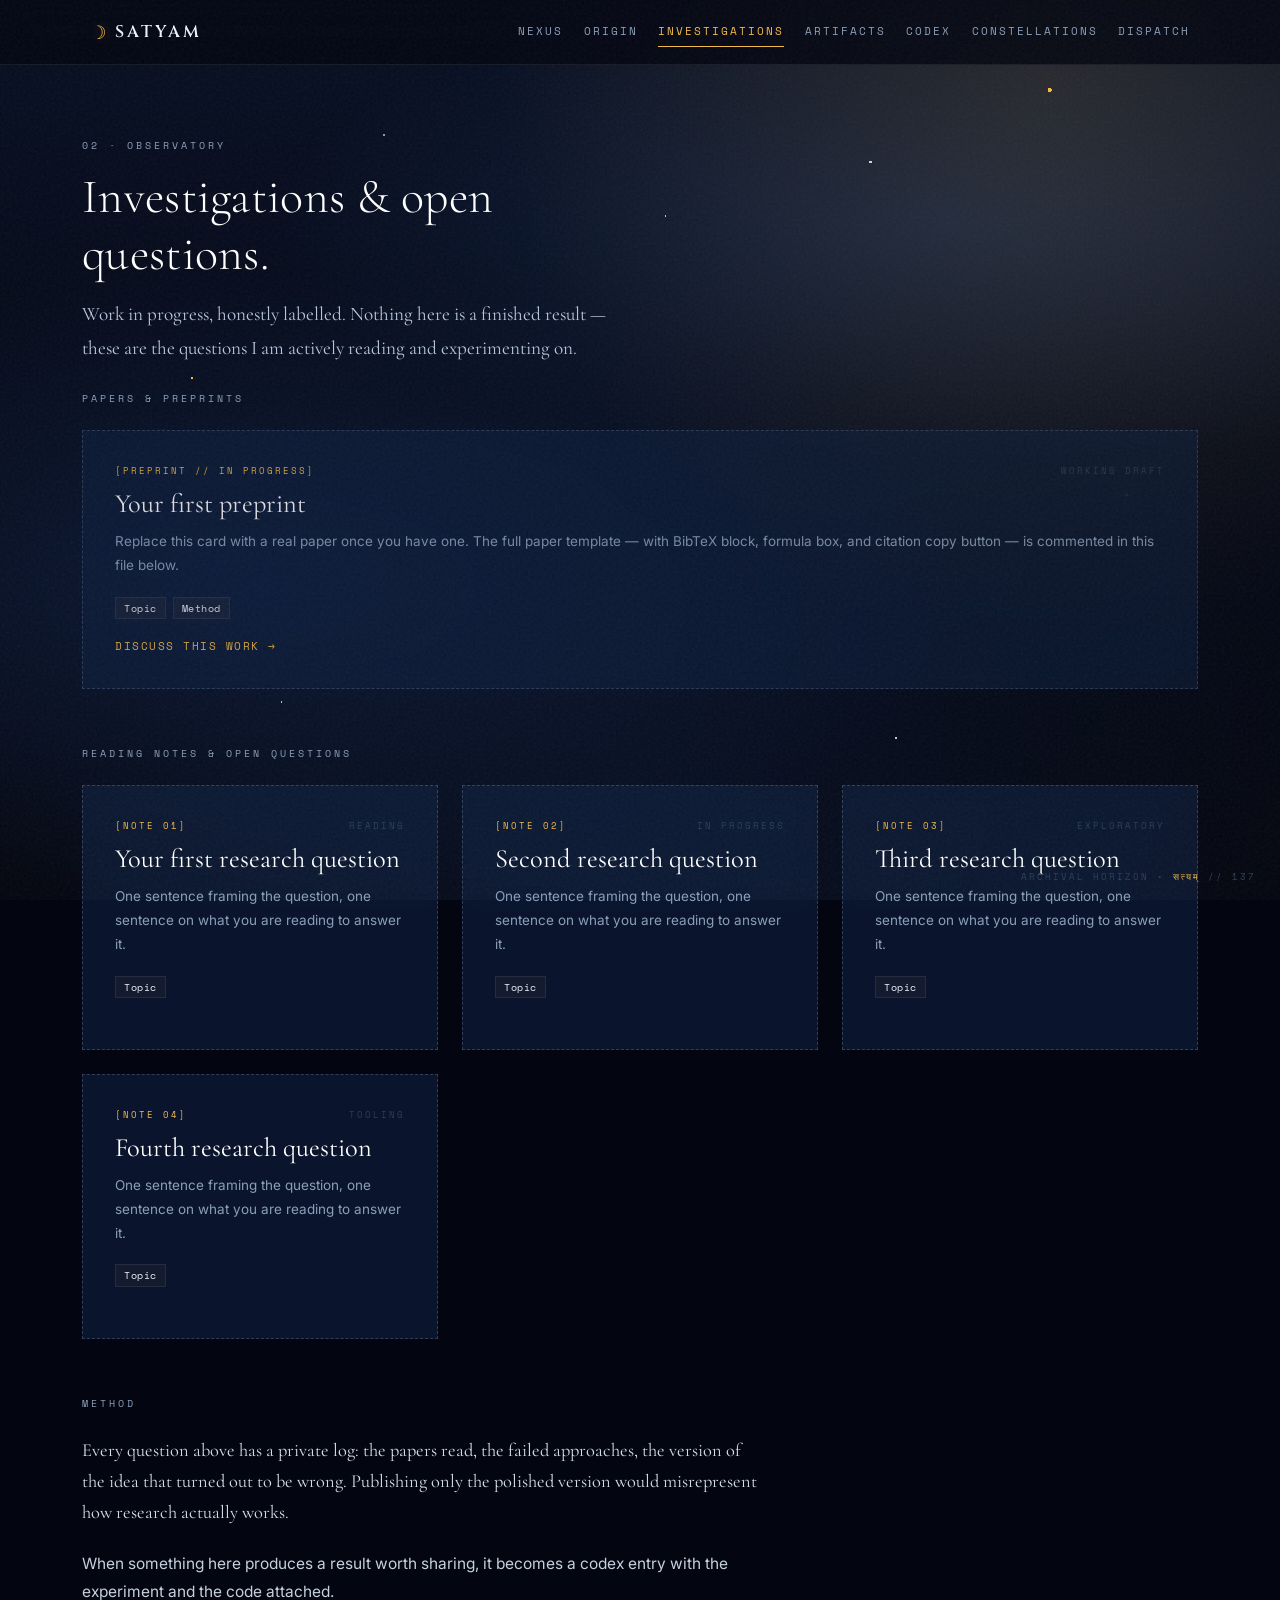
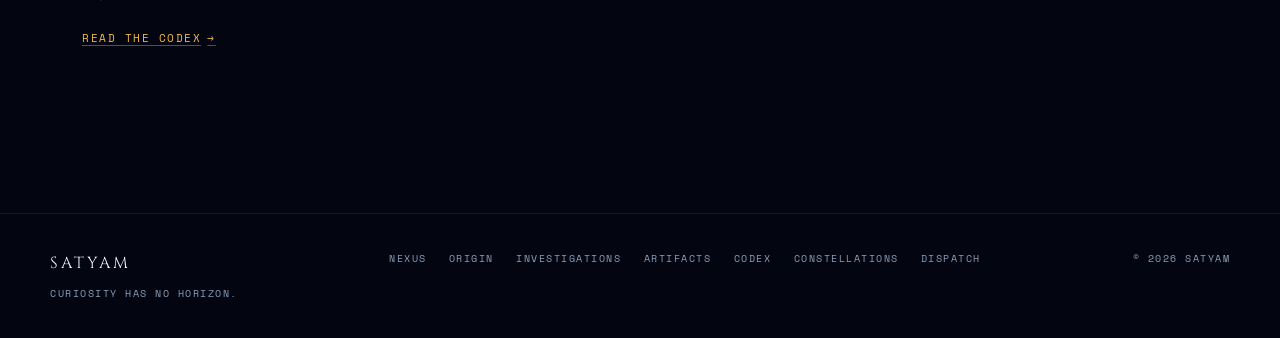
<file: investigations.html>
<!DOCTYPE html>
<html lang="en">
<head>
<meta charset="UTF-8">
<meta name="viewport" content="width=device-width, initial-scale=1, viewport-fit=cover">
<title>Investigations — SATYAM</title>
<meta name="description" content="Open research questions, reading notes, and work in progress.">
<meta name="theme-color" content="#030611">
<link rel="icon" href="data:image/svg+xml,%3Csvg xmlns='http://www.w3.org/2000/svg' viewBox='0 0 32 32'%3E%3Crect width='32' height='32' rx='6' fill='%23030611'/%3E%3Cpath d='M22 9a8 8 0 1 0 0 14 6 6 0 1 1 0-14z' fill='%23f4ba47'/%3E%3C/svg%3E">
<link rel="stylesheet" href="assets/style.css">
</head>
<body>
<a class="skip" href="#main">Skip to content</a>
<div class="celestial-overlay" aria-hidden="true"></div>

<header class="site-nav">
  <div class="nav-inner">
    <a href="index.html" class="brand"><span class="brand-crescent" aria-hidden="true">&#9789;</span><span class="brand-title">SATYAM</span></a>
    <nav class="nav-links" id="navLinks" aria-label="Primary">
      <a href="index.html">Nexus</a>
      <a href="origin.html">Origin</a>
      <a href="investigations.html" class="is-active">Investigations</a>
      <a href="artifacts.html">Artifacts</a>
      <a href="codex.html">Codex</a>
      <a href="constellations.html">Constellations</a>
      <a href="dispatch.html">Dispatch</a>
    </nav>
    <button class="menu-btn" id="menuBtn" type="button" aria-expanded="false" aria-controls="navLinks"><span class="sr-only">Menu</span>☰</button>
  </div>
</header>

<main id="main">
  <div class="page-head">
    <div class="section-label">02 · Observatory</div>
    <h1>Investigations &amp; open questions.</h1>
    <p class="lede">
      Work in progress, honestly labelled. Nothing here is a finished
      result — these are the questions I am actively reading and
      experimenting on.
    </p>
  </div>

  <!-- ============================================================
       PAPERS & PREPRINTS
       TODO: When you have a real paper, replace the placeholder card
       with a full entry. If the paper has math, add KaTeX to <head>
       (see commented block below).
       ============================================================ -->
  <div class="canvas-frame" style="padding-top:0">

    <div class="section-label" style="margin-bottom:var(--s4)">Papers &amp; Preprints</div>

    <div style="display:flex;flex-direction:column;gap:var(--s4);margin-bottom:var(--s6)">

      <article class="dossier-card is-placeholder">
        <div class="dossier-top">
          <span>[PREPRINT // IN PROGRESS]</span>
          <span>WORKING DRAFT</span>
        </div>
        <div class="dossier-heading">Your first preprint</div>
        <p class="dossier-body">
          Replace this card with a real paper once you have one. The full
          paper template — with BibTeX block, formula box, and citation
          copy button — is commented in this file below.
        </p>
        <div class="tag-list">
          <span class="tag-node">Topic</span>
          <span class="tag-node">Method</span>
        </div>
        <a href="dispatch.html" class="dossier-link">Discuss this work &rarr;</a>
      </article>

      <!--
      ════════════════════════════════════════════════════════════
      REAL PAPER TEMPLATE — copy when ready.
      ════════════════════════════════════════════════════════════
      <article class="dossier-card">
        <div class="dossier-top">
          <span>[ARXIV:XXXX.XXXXX]</span>
          <span>PREPRINT</span>
        </div>
        <div class="dossier-heading">Real paper title</div>
        <p class="meta" style="margin-bottom:.75rem">Satyam, Co-author &middot; Venue &middot; Year</p>
        <p class="dossier-body">
          Abstract text here. Two or three sentences: problem, approach,
          result.
        </p>
        <div class="tag-list">
          <span class="tag-node">Keyword</span>
          <span class="tag-node">Keyword</span>
        </div>
        <div style="display:flex;gap:.6rem;flex-wrap:wrap;margin-top:.5rem">
          <a class="btn" href="#">View Paper</a>
          <a class="btn" href="#">BibTeX</a>
        </div>
      </article>
      -->

    </div>

    <!-- ============================================================
         READING NOTES
         ============================================================ -->
    <div class="section-label" style="margin-bottom:var(--s4)">Reading Notes &amp; Open Questions</div>

    <div class="dossier-grid" style="margin-bottom:var(--s6)">

      <article class="dossier-card is-placeholder reveal">
        <div class="dossier-top">
          <span>[NOTE 01]</span>
          <span>READING</span>
        </div>
        <div class="dossier-heading">Your first research question</div>
        <p class="dossier-body">
          One sentence framing the question, one sentence on what you are
          reading to answer it.
        </p>
        <div class="tag-list">
          <span class="tag-node">Topic</span>
        </div>
      </article>

      <article class="dossier-card is-placeholder reveal">
        <div class="dossier-top">
          <span>[NOTE 02]</span>
          <span>IN PROGRESS</span>
        </div>
        <div class="dossier-heading">Second research question</div>
        <p class="dossier-body">
          One sentence framing the question, one sentence on what you are
          reading to answer it.
        </p>
        <div class="tag-list">
          <span class="tag-node">Topic</span>
        </div>
      </article>

      <article class="dossier-card is-placeholder reveal">
        <div class="dossier-top">
          <span>[NOTE 03]</span>
          <span>EXPLORATORY</span>
        </div>
        <div class="dossier-heading">Third research question</div>
        <p class="dossier-body">
          One sentence framing the question, one sentence on what you are
          reading to answer it.
        </p>
        <div class="tag-list">
          <span class="tag-node">Topic</span>
        </div>
      </article>

      <article class="dossier-card is-placeholder reveal">
        <div class="dossier-top">
          <span>[NOTE 04]</span>
          <span>TOOLING</span>
        </div>
        <div class="dossier-heading">Fourth research question</div>
        <p class="dossier-body">
          One sentence framing the question, one sentence on what you are
          reading to answer it.
        </p>
        <div class="tag-list">
          <span class="tag-node">Topic</span>
        </div>
      </article>

    </div>

    <div class="section-label" style="margin-bottom:var(--s4)">Method</div>
    <div class="prose reveal">
      <p>
        Every question above has a private log: the papers read, the failed
        approaches, the version of the idea that turned out to be wrong.
        Publishing only the polished version would misrepresent how research
        actually works.
      </p>
      <p>
        When something here produces a result worth sharing, it becomes a
        codex entry with the experiment and the code attached.
      </p>
      <p><a class="link-arrow" href="codex.html">Read the codex <span aria-hidden="true">&rarr;</span></a></p>
    </div>

  </div>
</main>

<footer class="site-footer">
  <div class="footer-grid">
    <div>
      <div style="font-family:var(--font-display);font-size:1rem;letter-spacing:3px;color:var(--starlight-pure);">SATYAM</div>
      <p class="meta" style="margin-top:.5rem">Curiosity has no horizon.</p>
    </div>
    <nav class="footer-links" aria-label="Footer">
      <a href="index.html">Nexus</a>
      <a href="origin.html">Origin</a>
      <a href="investigations.html">Investigations</a>
      <a href="artifacts.html">Artifacts</a>
      <a href="codex.html">Codex</a>
      <a href="constellations.html">Constellations</a>
      <a href="dispatch.html">Dispatch</a>
    </nav>
    <p class="meta">&copy; <span data-year>2026</span> Satyam</p>
  </div>
</footer>

<div class="ambient-watermark" aria-hidden="true">ARCHIVAL HORIZON &bull; <span>सत्यम्</span> // 137</div>
<script src="assets/app.js" defer></script>
</body>
</html>
</file>
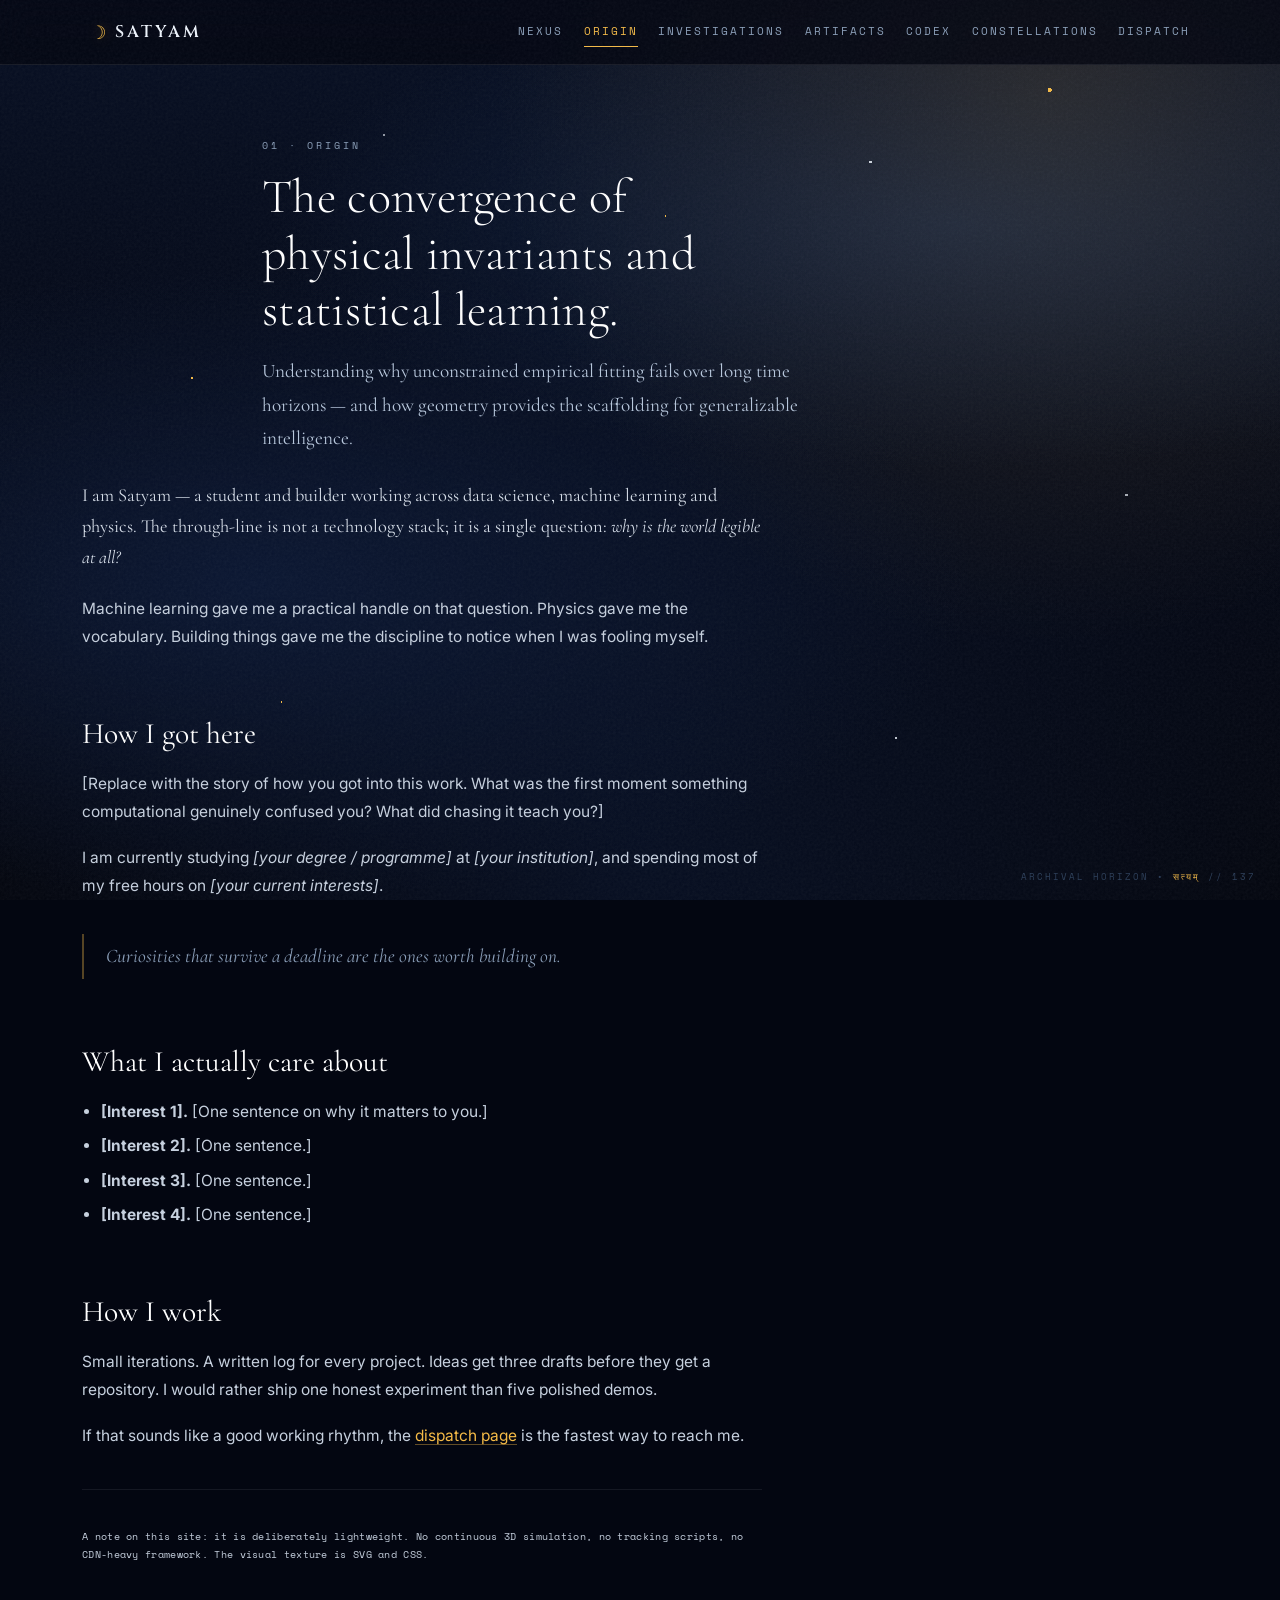
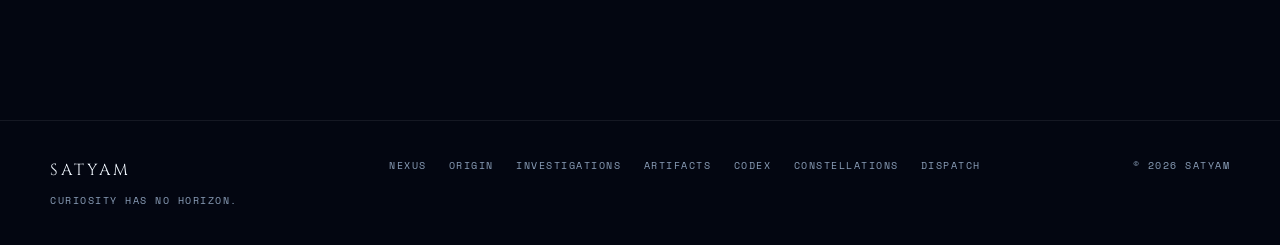
<file: origin.html>
<!DOCTYPE html>
<html lang="en">
<head>
<meta charset="UTF-8">
<meta name="viewport" content="width=device-width, initial-scale=1, viewport-fit=cover">
<title>Origin — SATYAM</title>
<meta name="description" content="Background, interests and the philosophy behind the work.">
<meta name="theme-color" content="#030611">
<link rel="icon" href="data:image/svg+xml,%3Csvg xmlns='http://www.w3.org/2000/svg' viewBox='0 0 32 32'%3E%3Crect width='32' height='32' rx='6' fill='%23030611'/%3E%3Cpath d='M22 9a8 8 0 1 0 0 14 6 6 0 1 1 0-14z' fill='%23f4ba47'/%3E%3C/svg%3E">
<link rel="stylesheet" href="assets/style.css">
</head>
<body>
<a class="skip" href="#main">Skip to content</a>
<div class="celestial-overlay" aria-hidden="true"></div>

<header class="site-nav">
  <div class="nav-inner">
    <a href="index.html" class="brand"><span class="brand-crescent" aria-hidden="true">&#9789;</span><span class="brand-title">SATYAM</span></a>
    <nav class="nav-links" id="navLinks" aria-label="Primary">
      <a href="index.html">Nexus</a>
      <a href="origin.html" class="is-active">Origin</a>
      <a href="investigations.html">Investigations</a>
      <a href="artifacts.html">Artifacts</a>
      <a href="codex.html">Codex</a>
      <a href="constellations.html">Constellations</a>
      <a href="dispatch.html">Dispatch</a>
    </nav>
    <button class="menu-btn" id="menuBtn" type="button" aria-expanded="false" aria-controls="navLinks"><span class="sr-only">Menu</span>☰</button>
  </div>
</header>

<main id="main">
  <div class="page-head page-head--narrow">
    <div class="section-label">01 · Origin</div>
    <h1>The convergence of physical invariants and statistical learning.</h1>
    <p class="lede">
      Understanding why unconstrained empirical fitting fails over long
      time horizons — and how geometry provides the scaffolding for
      generalizable intelligence.
    </p>
  </div>

  <div class="canvas-frame" style="padding-top:0">
    <div class="prose reveal">

      <!-- TODO: Replace with your real two-sentence intro. Honest, specific, plain. -->
      <p>
        I am Satyam — a student and builder working across data science,
        machine learning and physics. The through-line is not a technology
        stack; it is a single question: <em>why is the world legible at all?</em>
      </p>
      <p>
        Machine learning gave me a practical handle on that question.
        Physics gave me the vocabulary. Building things gave me the
        discipline to notice when I was fooling myself.
      </p>

      <h2>How I got here</h2>
      <!-- TODO: Replace with your real path. Two or three paragraphs. -->
      <p>
        [Replace with the story of how you got into this work. What was the
        first moment something computational genuinely confused you? What
        did chasing it teach you?]
      </p>
      <p>
        I am currently studying <em>[your degree / programme]</em> at
        <em>[your institution]</em>, and spending most of my free hours on
        <em>[your current interests]</em>.
      </p>

      <blockquote>
        Curiosities that survive a deadline are the ones worth building on.
      </blockquote>

      <h2>What I actually care about</h2>
      <!-- TODO: Replace these four bullets with what you really care about. -->
      <ul>
        <li><strong>[Interest 1].</strong> [One sentence on why it matters to you.]</li>
        <li><strong>[Interest 2].</strong> [One sentence.]</li>
        <li><strong>[Interest 3].</strong> [One sentence.]</li>
        <li><strong>[Interest 4].</strong> [One sentence.]</li>
      </ul>

      <h2>How I work</h2>
      <p>
        Small iterations. A written log for every project. Ideas get three
        drafts before they get a repository. I would rather ship one honest
        experiment than five polished demos.
      </p>
      <p>
        If that sounds like a good working rhythm, the
        <a href="dispatch.html">dispatch page</a> is the fastest way to reach me.
      </p>

      <hr>

      <p class="meta" style="text-transform:none;letter-spacing:.03em">
        A note on this site: it is deliberately lightweight. No continuous
        3D simulation, no tracking scripts, no CDN-heavy framework. The
        visual texture is SVG and CSS.
      </p>
    </div>
  </div>
</main>

<footer class="site-footer">
  <div class="footer-grid">
    <div>
      <div style="font-family:var(--font-display);font-size:1rem;letter-spacing:3px;color:var(--starlight-pure);">SATYAM</div>
      <p class="meta" style="margin-top:.5rem">Curiosity has no horizon.</p>
    </div>
    <nav class="footer-links" aria-label="Footer">
      <a href="index.html">Nexus</a>
      <a href="origin.html">Origin</a>
      <a href="investigations.html">Investigations</a>
      <a href="artifacts.html">Artifacts</a>
      <a href="codex.html">Codex</a>
      <a href="constellations.html">Constellations</a>
      <a href="dispatch.html">Dispatch</a>
    </nav>
    <p class="meta">&copy; <span data-year>2026</span> Satyam</p>
  </div>
</footer>

<div class="ambient-watermark" aria-hidden="true">ARCHIVAL HORIZON &bull; <span>सत्यम्</span> // 137</div>
<script src="assets/app.js" defer></script>
</body>
</html>
</file>
<file: assets/style.css>
/* ============================================================
   SATYAM — Computational Sanctuary
   Tokens → Base → Atmosphere → Nav → Layout → Components
   → Prose → Forms → Footer → Placeholders → Motion
   ============================================================ */

@import url('https://fonts.googleapis.com/css2?family=Cinzel:wght@400;600;700&family=Rozha+One&family=Cormorant+Garamond:ital,wght@0,300;0,400;0,600;1,400&family=Space+Mono:ital,wght@0,400;0,700;1,400&family=Inter:wght@300;400;500;600&display=swap');

:root {
  --abyss: #030611;
  --indigo-deep: #060e22;
  --prussian-blue: #0b1836;
  --water-slate: #102142;
  --gold-ember: #f4ba47;
  --gold-flame: #d9911e;
  --gold-haze: rgba(244, 186, 71, 0.12);
  --starlight-pure: #edf3fb;
  --starlight-dim: #8b9fb9;
  --starlight-ghost: #2b3e59;
  --line-ethereal: rgba(237, 243, 251, 0.08);
  --line-gold: rgba(244, 186, 71, 0.35);

  --font-display: 'Cinzel', serif;
  --font-hindi: 'Rozha One', serif;
  --font-editorial: 'Cormorant Garamond', Georgia, serif;
  --font-mono: 'Space Mono', ui-monospace, monospace;
  --font-body: 'Inter', system-ui, -apple-system, sans-serif;

  --s1: .35rem; --s2: .65rem; --s3: 1rem; --s4: 1.5rem;
  --s5: 2.25rem; --s6: 3.5rem; --s7: 5.5rem;
  --wrap: 1180px;
  --ease: cubic-bezier(.16, 1, .3, 1);
  --header-h: 64px;
}

*, *::before, *::after { margin: 0; padding: 0; box-sizing: border-box; }

html {
  scroll-behavior: smooth;
  -webkit-text-size-adjust: 100%;
  scroll-padding-top: calc(var(--header-h) + 20px);
}

body {
  background: var(--abyss);
  color: var(--starlight-pure);
  font-family: var(--font-body);
  font-size: 15px;
  line-height: 1.7;
  -webkit-font-smoothing: antialiased;
  text-rendering: optimizeLegibility;
  min-height: 100vh;
  overflow-x: hidden;
  position: relative;
}

main, header, footer { position: relative; z-index: 1; }

h1, h2, h3, h4, p, figure, blockquote { margin: 0; }
a { color: inherit; text-decoration: none; }
img, svg { display: block; max-width: 100%; }
button { font: inherit; }
ul, ol { margin: 0; padding: 0; list-style: none; }

::selection { background: var(--gold-ember); color: var(--abyss); }

:focus-visible {
  outline: 2px solid var(--gold-ember);
  outline-offset: 3px;
  border-radius: 2px;
}

.sr-only {
  position: absolute; width: 1px; height: 1px; padding: 0; margin: -1px;
  overflow: hidden; clip: rect(0 0 0 0); white-space: nowrap; border: 0;
}

.skip {
  position: absolute; left: 1rem; top: -4rem; z-index: 200;
  padding: .7rem 1rem; background: var(--gold-ember); color: var(--abyss);
  font-family: var(--font-mono); font-size: .72rem; font-weight: 700;
  letter-spacing: 1px; text-transform: uppercase;
  transition: top .25s var(--ease);
}
.skip:focus { top: 1rem; }

/* ---------- Atmosphere ---------- */
body::before {
  content: "";
  position: fixed;
  inset: 0;
  background-image: url("data:image/svg+xml,%3Csvg viewBox='0 0 400 400' xmlns='http://www.w3.org/2000/svg'%3E%3Cfilter id='n'%3E%3CfeTurbulence type='fractalNoise' baseFrequency='0.85' numOctaves='4' stitchTiles='stitch'/%3E%3CfeColorMatrix type='saturate' values='0'/%3E%3C/filter%3E%3Crect width='100%25' height='100%25' filter='url(%23n)' opacity='0.055'/%3E%3C/svg%3E");
  pointer-events: none;
  z-index: 100;
}

body::after {
  content: "";
  position: fixed;
  inset: 0;
  background:
    radial-gradient(circle at 82% 10%, rgba(244, 186, 71, 0.13) 0%, transparent 42%),
    radial-gradient(ellipse 90% 45% at 75% 25%, rgba(16, 33, 66, 0.8) 0%, transparent 60%),
    radial-gradient(ellipse 80% 50% at 20% 65%, rgba(11, 24, 54, 0.85) 0%, transparent 70%),
    radial-gradient(circle at 50% 95%, rgba(6, 14, 34, 0.95) 0%, transparent 80%),
    linear-gradient(180deg, var(--indigo-deep) 0%, var(--abyss) 60%, #020308 100%);
  z-index: -2;
  pointer-events: none;
}

.celestial-overlay {
  position: fixed;
  inset: 0;
  pointer-events: none;
  z-index: -1;
  background-image:
    radial-gradient(2px 2px at 82% 10%, var(--gold-ember) 100%, transparent),
    radial-gradient(1.5px 1.5px at 68% 18%, rgba(237, 243, 251, .85) 100%, transparent),
    radial-gradient(1px 1px at 52% 24%, var(--gold-ember) 100%, transparent),
    radial-gradient(1.5px 1.5px at 30% 15%, rgba(237, 243, 251, .6) 100%, transparent),
    radial-gradient(1px 1px at 15% 42%, var(--gold-ember) 100%, transparent),
    radial-gradient(1.5px 1.5px at 88% 55%, rgba(237, 243, 251, .7) 100%, transparent),
    radial-gradient(1px 1px at 22% 78%, var(--gold-ember) 100%, transparent),
    radial-gradient(1.5px 1.5px at 70% 82%, rgba(237, 243, 251, .8) 100%, transparent);
}

/* ---------- Navigation ---------- */
.site-nav {
  border-bottom: 1px solid var(--line-ethereal);
  background: rgba(3, 6, 17, .82);
  backdrop-filter: blur(16px);
  -webkit-backdrop-filter: blur(16px);
  position: sticky;
  top: 0;
  z-index: 90;
}
.nav-inner {
  max-width: var(--wrap);
  margin: 0 auto;
  padding: 0 clamp(1.25rem, 4vw, 2.5rem);
  height: var(--header-h);
  display: flex;
  align-items: center;
  justify-content: space-between;
  gap: var(--s3);
}

.brand {
  display: flex;
  align-items: center;
  gap: .55rem;
  flex-shrink: 0;
}
.brand-crescent {
  color: var(--gold-ember);
  font-size: 1.15rem;
  line-height: 1;
  filter: drop-shadow(0 0 6px rgba(244, 186, 71, .4));
}
.brand-title {
  font-family: var(--font-display);
  font-size: 1.05rem;
  letter-spacing: 3px;
  color: var(--starlight-pure);
  font-weight: 600;
}

.nav-links {
  display: flex;
  align-items: center;
  gap: clamp(.5rem, 1.6vw, 1.75rem);
}
.nav-links a {
  color: var(--starlight-dim);
  font-family: var(--font-mono);
  font-size: 10.5px;
  letter-spacing: 2px;
  text-transform: uppercase;
  padding: .35rem 0;
  position: relative;
  transition: color .25s var(--ease);
}
.nav-links a::after {
  content: "";
  position: absolute;
  left: 0; right: 0; bottom: 0;
  height: 1px;
  background: var(--gold-ember);
  transform: scaleX(0);
  transform-origin: left;
  transition: transform .3s var(--ease);
}
.nav-links a:hover { color: var(--gold-ember); }
.nav-links a:hover::after,
.nav-links a.is-active::after { transform: scaleX(1); }
.nav-links a.is-active { color: var(--gold-ember); }

.menu-btn {
  display: none;
  background: transparent;
  border: 1px solid var(--line-ethereal);
  color: var(--starlight-pure);
  padding: .42rem .62rem;
  font-family: var(--font-mono);
  font-size: 1rem;
  line-height: 1;
  cursor: pointer;
  border-radius: 3px;
  transition: border-color .25s var(--ease), color .25s var(--ease);
}
.menu-btn:hover { border-color: var(--line-gold); color: var(--gold-ember); }

@media (max-width: 880px) {
  .menu-btn { display: inline-flex; align-items: center; justify-content: center; }
  .nav-links {
    position: fixed;
    left: 0; right: 0;
    top: var(--header-h);
    flex-direction: column;
    align-items: stretch;
    gap: 0;
    padding: var(--s2) clamp(1.25rem, 4vw, 2.5rem) var(--s4);
    background: rgba(6, 14, 34, .97);
    backdrop-filter: blur(18px);
    -webkit-backdrop-filter: blur(18px);
    border-bottom: 1px solid var(--line-ethereal);
    opacity: 0;
    visibility: hidden;
    pointer-events: none;
    transform: translateY(-10px);
    transition: opacity .25s var(--ease), transform .25s var(--ease), visibility .25s;
  }
  .nav-links.is-open {
    opacity: 1;
    visibility: visible;
    pointer-events: auto;
    transform: none;
  }
  .nav-links a {
    padding: .85rem 0;
    font-size: 11px;
    border-bottom: 1px solid var(--line-ethereal);
  }
  .nav-links a:last-child { border-bottom: 0; }
  .nav-links a::after { display: none; }
}

/* ---------- Layout ---------- */
.canvas-frame {
  max-width: var(--wrap);
  margin: 0 auto;
  padding: clamp(2rem, 5vw, 3.5rem) clamp(1.25rem, 4vw, 2rem) var(--s7);
}

.section { padding-block: clamp(2.5rem, 6vw, 4rem); }
.rule { height: 1px; background: var(--line-ethereal); border: 0; margin: 0; }

/* ---------- Typography ---------- */
h1, .h1 {
  font-family: var(--font-editorial);
  font-weight: 300;
  font-size: clamp(2.2rem, 5vw, 3rem);
  line-height: 1.18;
  color: #fff;
  letter-spacing: .3px;
}
h1 em, .h1 em { font-style: italic; color: var(--gold-ember); }

h2.display, .display {
  font-family: var(--font-editorial);
  font-weight: 400;
  font-size: clamp(1.65rem, 3vw, 2.1rem);
  line-height: 1.2;
  color: #fff;
}

.section-label {
  font-family: var(--font-mono);
  font-size: 9.5px;
  letter-spacing: 3px;
  color: var(--starlight-dim);
  text-transform: uppercase;
  margin-bottom: var(--s3);
}

.lede {
  font-family: var(--font-editorial);
  font-size: clamp(1.05rem, 1.5vw, 1.25rem);
  line-height: 1.75;
  color: #b7c7dc;
  max-width: 60ch;
}

.meta {
  font-family: var(--font-mono);
  font-size: 10px;
  letter-spacing: 1.5px;
  text-transform: uppercase;
  color: var(--starlight-dim);
}

/* ---------- Page heads (sub-pages) ---------- */
.page-head {
  max-width: var(--wrap);
  margin: 0 auto;
  padding: clamp(2.5rem, 6vw, 4.5rem) clamp(1.25rem, 4vw, 2rem) var(--s4);
  text-align: left;
}
.page-head--narrow { max-width: 820px; }
.page-head h1 { margin-top: var(--s2); max-width: 20ch; }
.page-head .lede { margin-top: var(--s3); }

/* ---------- Buttons / links ---------- */
.btn {
  display: inline-flex;
  align-items: center;
  gap: var(--s2);
  font-family: var(--font-mono);
  font-size: 10.5px;
  letter-spacing: 1.5px;
  text-transform: uppercase;
  color: var(--starlight-pure);
  background: rgba(237, 243, 251, .03);
  border: 1px solid var(--line-ethereal);
  padding: .62rem 1rem;
  cursor: pointer;
  transition: all .25s var(--ease);
  min-height: 38px;
}
.btn:hover {
  border-color: var(--line-gold);
  color: var(--gold-ember);
  background: var(--gold-haze);
}
.btn--primary {
  background: linear-gradient(135deg, var(--gold-ember) 0%, var(--gold-flame) 100%);
  border-color: var(--gold-ember);
  color: var(--abyss);
  font-weight: 700;
}
.btn--primary:hover {
  color: var(--abyss);
  filter: brightness(1.08);
  box-shadow: 0 6px 20px rgba(244, 186, 71, .35);
}

.link-arrow {
  display: inline-flex;
  align-items: center;
  gap: .4rem;
  font-family: var(--font-mono);
  font-size: 10.5px;
  letter-spacing: 1.5px;
  text-transform: uppercase;
  color: var(--gold-ember);
  transition: gap .25s var(--ease), color .25s var(--ease);
}
.link-arrow:hover { gap: .7rem; color: #fff; }

/* ---------- Epilogue strip ---------- */
.epilogue-strip {
  text-align: center;
  margin-bottom: var(--s6);
  padding: 0 var(--s3);
}
.epilogue-quote {
  font-family: var(--font-editorial);
  font-style: italic;
  font-size: clamp(1.15rem, 2vw, 1.45rem);
  color: #cfdcf0;
  letter-spacing: .5px;
  margin-bottom: .4rem;
}
.epilogue-sub {
  font-family: var(--font-mono);
  font-size: 10px;
  letter-spacing: 3px;
  text-transform: uppercase;
  color: var(--gold-ember);
}

/* ---------- Stage grid (home hero) ---------- */
.stage-grid {
  display: grid;
  grid-template-columns: 1.15fr 1fr;
  gap: clamp(2rem, 4vw, 3.2rem);
  align-items: start;
}
@media (max-width: 900px) {
  .stage-grid { grid-template-columns: 1fr; gap: var(--s5); }
}

/* ---------- Sanctuary card (hero primary) ---------- */
.sanctuary-card {
  background: linear-gradient(160deg, rgba(16, 33, 66, .72) 0%, rgba(6, 14, 34, .88) 100%);
  border: 1px solid var(--line-ethereal);
  padding: clamp(2rem, 4vw, 3.2rem) clamp(1.5rem, 3.5vw, 2.8rem) clamp(1.6rem, 3vw, 2.4rem);
  position: relative;
  backdrop-filter: blur(14px);
  -webkit-backdrop-filter: blur(14px);
  box-shadow: 0 20px 50px rgba(0, 0, 0, .55);
}
.sanctuary-card::before {
  content: "";
  position: absolute;
  top: 0;
  left: 10%;
  right: 10%;
  height: 1px;
  background: linear-gradient(90deg, transparent, var(--gold-ember), transparent);
}

.leaf-token {
  position: absolute;
  top: -16px;
  right: 24px;
  background: linear-gradient(135deg, #f4ba47 0%, #cf8817 100%);
  color: #120b02;
  font-family: var(--font-hindi);
  font-size: 1.25rem;
  padding: 8px 18px;
  transform: rotate(4deg);
  box-shadow: 0 6px 20px rgba(244, 186, 71, .35);
  border-radius: 2px;
  user-select: none;
}

.sanctuary-bio {
  font-family: var(--font-editorial);
  font-size: clamp(1rem, 1.6vw, 1.2rem);
  line-height: 1.75;
  color: #b7c7dc;
  margin: var(--s3) 0 var(--s4);
}

/* Orbit "currently working on" box */
.orbit-box {
  border: 1px dashed rgba(244, 186, 71, .28);
  background: rgba(244, 186, 71, .03);
  padding: 1rem 1.25rem;
  margin-bottom: var(--s4);
}
.orbit-tag {
  font-family: var(--font-mono);
  font-size: 9px;
  letter-spacing: 2px;
  color: var(--gold-ember);
  text-transform: uppercase;
  margin-bottom: .3rem;
}
.orbit-text {
  font-family: var(--font-body);
  font-size: 13px;
  color: var(--starlight-pure);
  line-height: 1.65;
}

.hub-strip {
  display: flex;
  flex-wrap: wrap;
  gap: .7rem;
  margin-bottom: var(--s4);
}
.hub-btn {
  font-family: var(--font-mono);
  font-size: 10.5px;
  letter-spacing: 1px;
  color: var(--starlight-pure);
  border: 1px solid var(--line-ethereal);
  background: rgba(237, 243, 251, .03);
  padding: 4px 12px;
  transition: all .25s var(--ease);
}
.hub-btn:hover {
  border-color: var(--line-gold);
  color: var(--gold-ember);
  background: var(--gold-haze);
}

.sanctuary-footer {
  border-top: 1px solid var(--line-ethereal);
  padding-top: var(--s3);
  display: flex;
  justify-content: space-between;
  flex-wrap: wrap;
  gap: var(--s2);
  font-family: var(--font-mono);
  font-size: 9.5px;
  letter-spacing: 1.5px;
  color: var(--starlight-ghost);
}
.sanctuary-footer span { color: var(--gold-ember); }

/* ---------- Dossier stream (home side) ---------- */
.stream-column {
  display: flex;
  flex-direction: column;
  gap: 1.6rem;
}
.stream-index-bar {
  display: flex;
  justify-content: space-between;
  align-items: baseline;
  border-bottom: 1px solid var(--line-ethereal);
  padding-bottom: .6rem;
  flex-wrap: wrap;
  gap: var(--s2);
}
.stream-title {
  font-family: var(--font-display);
  font-size: .95rem;
  letter-spacing: 2px;
  color: var(--starlight-pure);
}
.stream-meta {
  font-family: var(--font-mono);
  font-size: 9.5px;
  letter-spacing: 2px;
  color: var(--gold-ember);
}

/* ---------- Dossier card (shared for research/projects) ---------- */
.dossier-card {
  background: rgba(16, 33, 66, .58);
  border: 1px solid var(--line-ethereal);
  padding: clamp(1.4rem, 2.5vw, 2rem);
  backdrop-filter: blur(10px);
  -webkit-backdrop-filter: blur(10px);
  position: relative;
  transition: all .3s var(--ease);
  display: flex;
  flex-direction: column;
  height: 100%;
}
.dossier-card:hover {
  border-color: var(--line-gold);
  background: rgba(20, 42, 84, .82);
  transform: translateY(-3px);
  box-shadow: 0 14px 35px rgba(0, 0, 0, .5);
}
.dossier-top {
  display: flex;
  justify-content: space-between;
  flex-wrap: wrap;
  gap: var(--s2);
  font-family: var(--font-mono);
  font-size: 9px;
  letter-spacing: 2px;
  color: var(--gold-ember);
  margin-bottom: .6rem;
}
.dossier-top span:last-child { color: var(--starlight-ghost); }
.dossier-heading {
  font-family: var(--font-editorial);
  font-size: clamp(1.35rem, 2.2vw, 1.65rem);
  font-weight: 400;
  color: #fff;
  line-height: 1.25;
  margin-bottom: .6rem;
}
.dossier-body {
  font-family: var(--font-body);
  font-size: 13.5px;
  color: var(--starlight-dim);
  line-height: 1.75;
  margin-bottom: 1.2rem;
  flex-grow: 1;
}
.tag-list {
  display: flex;
  gap: .45rem;
  flex-wrap: wrap;
  margin-bottom: 1.2rem;
}
.tag-node {
  font-family: var(--font-mono);
  font-size: 9.5px;
  color: var(--starlight-pure);
  background: rgba(244, 186, 71, .04);
  border: 1px solid var(--line-ethereal);
  padding: 2px 8px;
  letter-spacing: .5px;
}
.dossier-link {
  color: var(--gold-ember);
  font-family: var(--font-mono);
  font-size: 10.5px;
  letter-spacing: 1.5px;
  text-transform: uppercase;
  display: inline-flex;
  align-items: center;
  gap: 6px;
  transition: gap .2s var(--ease), color .2s var(--ease);
  margin-top: auto;
}
.dossier-link:hover { color: #fff; gap: 10px; }

/* Dossier grid (list page) */
.dossier-grid {
  display: grid;
  grid-template-columns: repeat(auto-fit, minmax(300px, 1fr));
  gap: var(--s4);
}

/* ---------- Filter bar ---------- */
.filter-bar {
  display: flex;
  align-items: center;
  gap: var(--s1);
  flex-wrap: wrap;
  margin-bottom: var(--s4);
  padding: 4px;
  background: rgba(16, 33, 66, .45);
  border: 1px solid var(--line-ethereal);
  width: fit-content;
}
.filter-btn {
  background: transparent;
  border: none;
  color: var(--starlight-dim);
  font-family: var(--font-mono);
  font-size: 10.5px;
  letter-spacing: 1.5px;
  text-transform: uppercase;
  padding: .4rem .9rem;
  cursor: pointer;
  transition: all .15s var(--ease);
}
.filter-btn:hover { color: var(--starlight-pure); }
.filter-btn.is-on {
  background: var(--gold-haze);
  color: var(--gold-ember);
  border: 1px solid var(--line-gold);
  padding: calc(.4rem - 1px) calc(.9rem - 1px);
}

/* ---------- Essay rows (codex list) ---------- */
.essay-row {
  display: flex;
  flex-wrap: wrap;
  gap: var(--s2) var(--s4);
  align-items: center;
  justify-content: space-between;
  padding: var(--s4) 0;
  border-bottom: 1px solid var(--line-ethereal);
  transition: padding-left .3s var(--ease);
}
.essay-row:first-child { border-top: 1px solid var(--line-ethereal); }
.essay-row:hover { padding-left: .4rem; }
.essay-row__main { min-width: 0; flex: 1 1 320px; }
.essay-row__meta {
  font-family: var(--font-mono);
  font-size: 9.5px;
  letter-spacing: 2px;
  color: var(--gold-ember);
  text-transform: uppercase;
}
.essay-row__title {
  font-family: var(--font-editorial);
  font-size: clamp(1.25rem, 2vw, 1.5rem);
  font-weight: 400;
  color: var(--starlight-pure);
  margin: .25rem 0;
  line-height: 1.25;
  transition: color .25s var(--ease);
}
.essay-row:hover .essay-row__title { color: var(--gold-ember); }
.essay-row__sub {
  font-family: var(--font-body);
  font-size: 13px;
  color: var(--starlight-dim);
}

/* Featured essay card */
.essay-featured {
  display: block;
  background: linear-gradient(160deg, rgba(20, 42, 84, .7) 0%, rgba(6, 14, 34, .9) 100%);
  border: 1px solid var(--line-ethereal);
  padding: clamp(1.5rem, 3vw, 2.5rem);
  margin-bottom: var(--s5);
  position: relative;
  transition: all .3s var(--ease);
}
.essay-featured::before {
  content: "";
  position: absolute;
  top: 0; left: 10%; right: 10%;
  height: 1px;
  background: linear-gradient(90deg, transparent, var(--gold-ember), transparent);
}
.essay-featured:hover {
  border-color: var(--line-gold);
  transform: translateY(-2px);
}
.essay-featured .essay-row__title {
  font-size: clamp(1.5rem, 3vw, 2rem);
  margin: .6rem 0;
}

/* ---------- Skills grid ---------- */
.skill-categories {
  display: grid;
  grid-template-columns: repeat(auto-fit, minmax(280px, 1fr));
  gap: var(--s4);
}
.skill-category {
  background: rgba(16, 33, 66, .55);
  border: 1px solid var(--line-ethereal);
  padding: var(--s4) var(--s4) var(--s3);
}
.skill-category h3 {
  font-family: var(--font-display);
  font-size: .95rem;
  letter-spacing: 2px;
  text-transform: uppercase;
  color: var(--gold-ember);
  margin-bottom: var(--s3);
  padding-bottom: var(--s2);
  border-bottom: 1px solid var(--line-ethereal);
}
.skill-list li {
  font-family: var(--font-body);
  font-size: 13.5px;
  color: var(--starlight-dim);
  padding: .5rem 0;
  border-bottom: 1px solid rgba(237, 243, 251, .04);
  line-height: 1.6;
}
.skill-list li:last-child { border-bottom: 0; }
.skill-list strong {
  color: var(--starlight-pure);
  font-weight: 500;
}

/* ---------- Prose (article pages) ---------- */
.prose {
  max-width: 68ch;
  font-family: var(--font-body);
  font-size: 15.5px;
  line-height: 1.8;
}
.prose p { margin: 0 0 1.15em; color: #c6d0de; }
.prose > p:first-of-type {
  font-family: var(--font-editorial);
  font-size: 1.15rem;
  line-height: 1.7;
  color: #d6dee9;
}
.prose h2 {
  font-family: var(--font-editorial);
  font-size: 1.85rem;
  font-weight: 400;
  color: #fff;
  margin: 2.2em 0 .6em;
  line-height: 1.25;
}
.prose h3 {
  font-family: var(--font-mono);
  font-size: 11px;
  font-weight: 700;
  letter-spacing: 2px;
  text-transform: uppercase;
  color: var(--gold-ember);
  margin: 2em 0 .7em;
}
.prose ul, .prose ol { padding-left: 1.25em; margin: 0 0 1.2em; color: #c6d0de; }
.prose ul { list-style: disc; }
.prose ol { list-style: decimal; }
.prose li { margin-bottom: .4em; }
.prose a {
  color: var(--gold-ember);
  text-decoration: underline;
  text-decoration-color: rgba(244, 186, 71, .4);
  text-underline-offset: 3px;
}
.prose a:hover { text-decoration-color: var(--gold-ember); }
.prose blockquote {
  margin: 1.8em 0;
  padding: .25em 0 .25em 1.15em;
  border-left: 2px solid var(--line-gold);
  font-family: var(--font-editorial);
  font-size: 1.2rem;
  font-style: italic;
  color: var(--starlight-dim);
}
.prose hr {
  border: 0;
  height: 1px;
  background: var(--line-ethereal);
  margin: 2.5em 0;
}
.prose code {
  font-family: var(--font-mono);
  font-size: .88em;
  background: rgba(6, 14, 34, .9);
  border: 1px solid var(--line-ethereal);
  padding: .14em .4em;
  color: var(--gold-ember);
}
.prose pre {
  margin: 0 0 1.4em;
  padding: 1rem 1.15rem;
  overflow-x: auto;
  background: rgba(3, 6, 17, .9);
  border: 1px solid var(--line-ethereal);
}
.prose pre code {
  background: none;
  border: 0;
  padding: 0;
  color: #c3cede;
  font-size: .82rem;
  line-height: 1.75;
}

.article-head {
  max-width: 820px;
  margin: 0 auto;
  padding: clamp(2.5rem, 6vw, 4rem) clamp(1.25rem, 4vw, 2rem) var(--s5);
}
.article-head h1 { max-width: 22ch; margin-top: var(--s2); }
.article-head .lede { margin-top: var(--s4); }

/* ---------- Forms ---------- */
.field { display: grid; gap: .4rem; margin-bottom: var(--s4); }
.label {
  font-family: var(--font-mono);
  font-size: 10px;
  letter-spacing: 2px;
  text-transform: uppercase;
  color: var(--starlight-dim);
}
.input, .textarea {
  width: 100%;
  font-family: var(--font-body);
  font-size: 14px;
  color: var(--starlight-pure);
  background: rgba(3, 6, 17, .7);
  border: 1px solid var(--line-ethereal);
  padding: .8rem 1rem;
  transition: border-color .25s var(--ease);
}
.input:focus, .textarea:focus {
  outline: none;
  border-color: var(--line-gold);
  background: rgba(3, 6, 17, .95);
}
.textarea { resize: vertical; min-height: 130px; font-family: var(--font-body); }
.form-note {
  font-family: var(--font-mono);
  font-size: 10px;
  letter-spacing: 1px;
  color: var(--starlight-ghost);
  line-height: 1.7;
  margin-top: var(--s2);
}
.form-status {
  display: none;
  margin-top: var(--s3);
  padding: .75rem 1rem;
  font-family: var(--font-mono);
  font-size: 11px;
  letter-spacing: 1px;
}
.form-status.is-visible { display: block; }
.form-status.is-ok {
  background: rgba(52, 211, 153, .1);
  border: 1px solid rgba(52, 211, 153, .35);
  color: #6ee7b7;
}
.form-status.is-err {
  background: rgba(248, 113, 113, .1);
  border: 1px solid rgba(248, 113, 113, .35);
  color: #fca5a5;
}

/* ---------- Footer ---------- */
.site-footer {
  margin-top: var(--s6);
  border-top: 1px solid var(--line-ethereal);
  padding: var(--s5) clamp(1.25rem, 4vw, 2.5rem);
}
.footer-grid {
  max-width: var(--wrap);
  margin: 0 auto;
  display: flex;
  flex-wrap: wrap;
  gap: var(--s4);
  align-items: flex-start;
  justify-content: space-between;
}
.footer-links {
  display: flex;
  flex-wrap: wrap;
  gap: .5rem 1.4rem;
}
.footer-links a {
  font-family: var(--font-mono);
  font-size: 10px;
  letter-spacing: 1.5px;
  text-transform: uppercase;
  color: var(--starlight-dim);
  transition: color .25s var(--ease);
}
.footer-links a:hover { color: var(--gold-ember); }

.ambient-watermark {
  position: fixed;
  bottom: 1rem;
  right: 1.5rem;
  font-family: var(--font-mono);
  font-size: 9px;
  letter-spacing: 2px;
  color: var(--starlight-ghost);
  pointer-events: none;
  z-index: 80;
}
.ambient-watermark span { color: var(--gold-ember); }

@media (max-width: 640px) {
  .ambient-watermark { display: none; }
}

/* ---------- Placeholders ---------- */
.is-placeholder {
  border-style: dashed !important;
  border-color: rgba(139, 159, 185, .3) !important;
  opacity: .85;
}
.is-placeholder:hover {
  opacity: 1;
  border-color: var(--line-gold) !important;
}
.placeholder-note {
  font-family: var(--font-mono);
  font-size: 9px;
  letter-spacing: 1.5px;
  color: var(--starlight-ghost);
  text-transform: uppercase;
  margin-top: var(--s3);
  padding-top: var(--s2);
  border-top: 1px dashed rgba(43, 62, 89, .5);
}
.placeholder-note::before { content: "▸ "; color: var(--gold-ember); }

/* ---------- Scroll reveal ---------- */
.reveal {
  transition: opacity .55s var(--ease), transform .55s var(--ease);
}
.js .reveal { opacity: 0; transform: translateY(14px); }
.js .reveal.is-in { opacity: 1; transform: none; }

@media (prefers-reduced-motion: reduce) {
  html { scroll-behavior: auto; }
  *, *::before, *::after {
    animation-duration: .001ms !important;
    animation-iteration-count: 1 !important;
    transition-duration: .001ms !important;
  }
  .js .reveal { opacity: 1 !important; transform: none !important; }
}

/* ---------- Small screens ---------- */
@media (max-width: 640px) {
  h1 { font-size: 2rem; }
  .leaf-token { font-size: 1.05rem; padding: 6px 14px; top: -12px; right: 16px; }
  .sanctuary-footer { font-size: 9px; }
  .dossier-heading { font-size: 1.3rem; }
}
</file>
